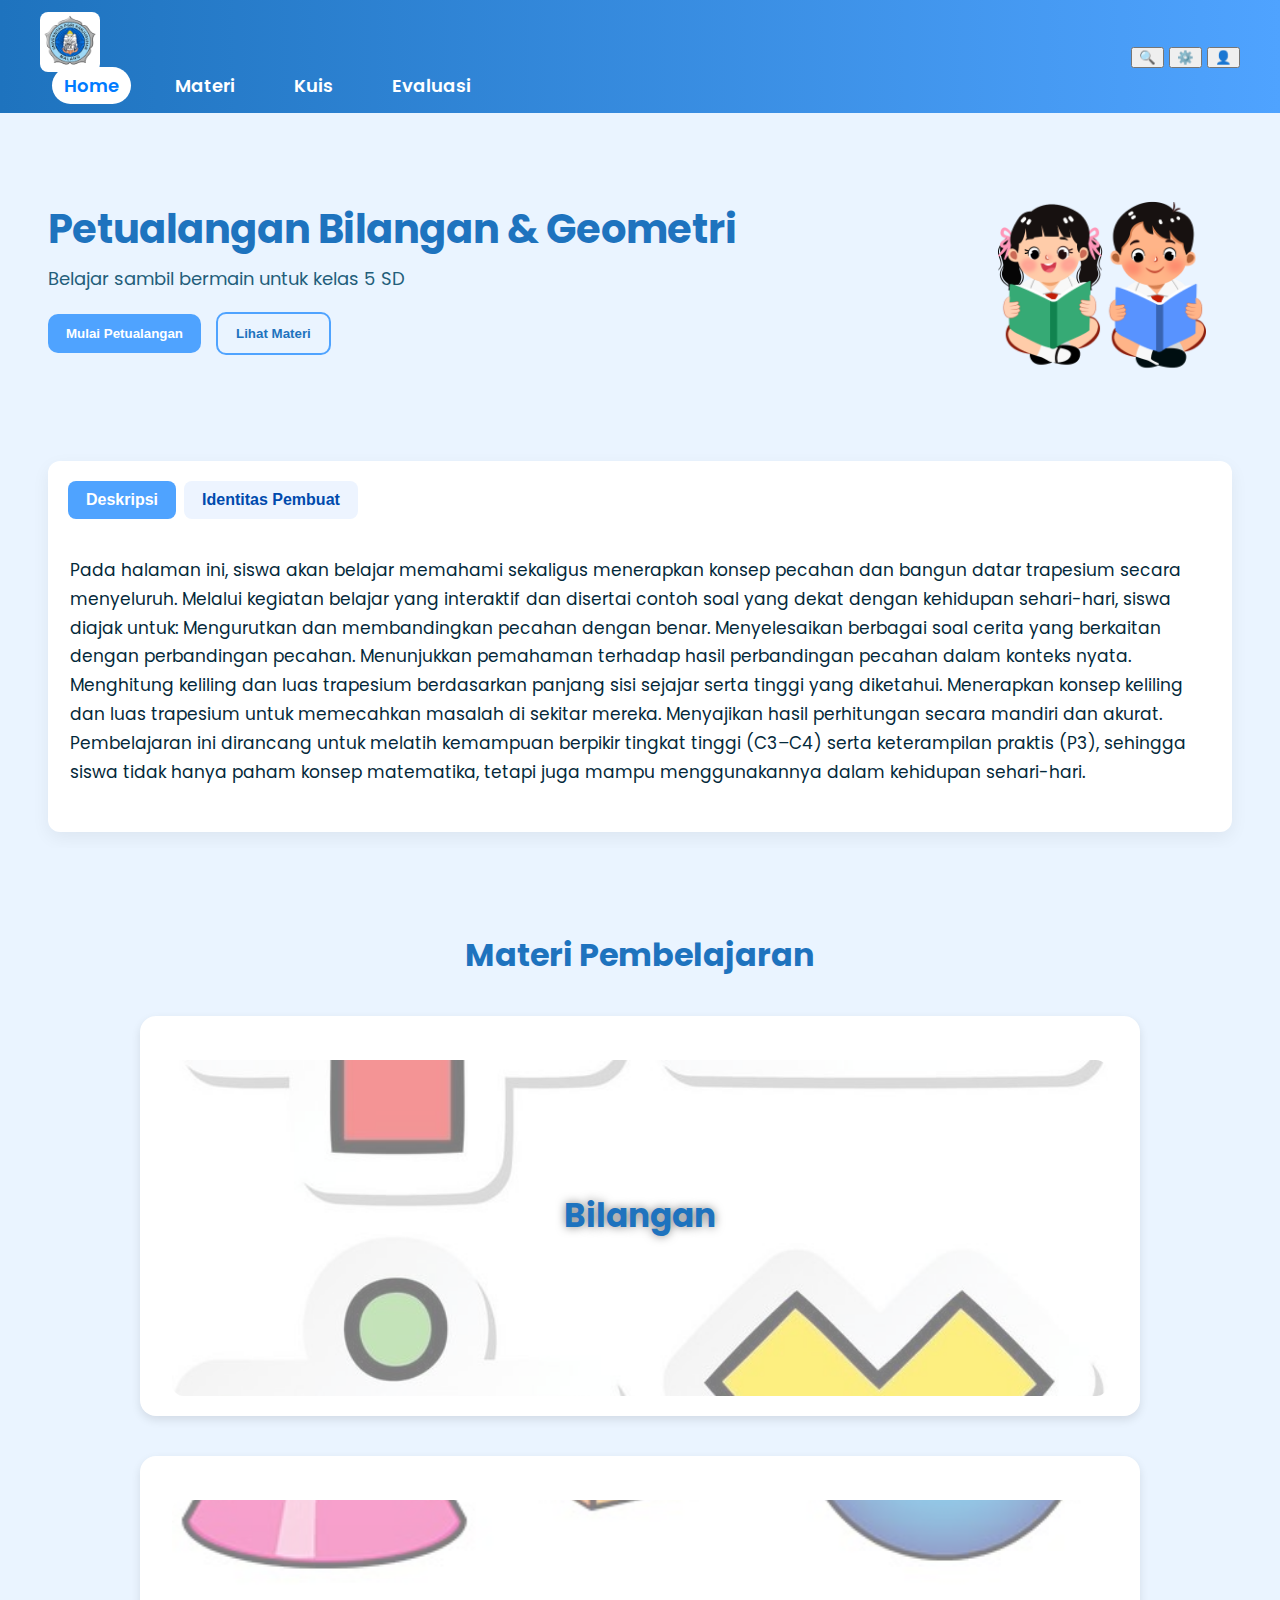
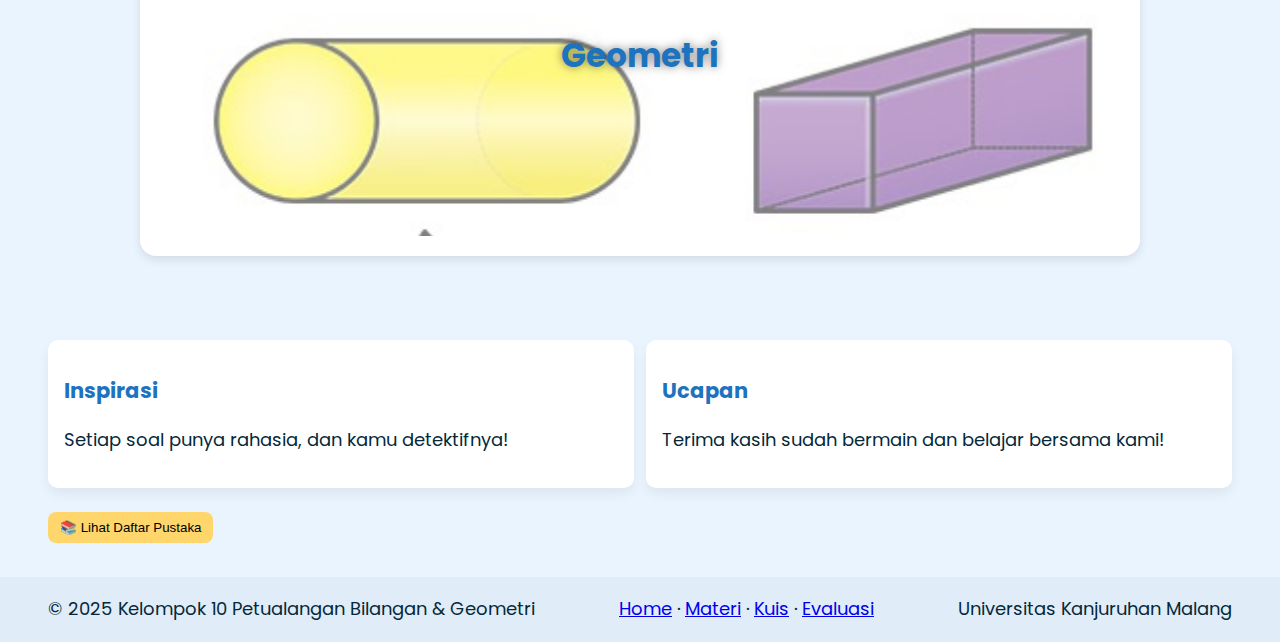
<file: index.html>
<DOCTYPE html>
<html lang="id">
<head>
  <meta charset="utf-8" />
  <title>Petualangan Bilangan dan Geometri</title>
  <link rel="stylesheet" href="css/style.css">
  <link href="https://fonts.googleapis.com/css2?family=Poppins:wght@400;500;600;700&display=swap" rel="stylesheet">

</head>

<header class="navbar">
  <div class="nav-left">
    <img src="images/logo.png" alt="logo" class="logo">
    <nav class="main-menu">
      <a class="active" href="#">Home</a>
      <a href="#materi">Materi</a>
      <a href="kuis.html">Kuis</a>
      <a href="evaluasi.html">Evaluasi</a>
    </nav>
  </div>
  <div class="nav-right">
    <button class="icon" id="searchBtn" title="Cari">🔍</button>
    <button class="icon" id="settingsBtn" title="Pengaturan">⚙️</button>
    <button class="icon" id="loginBtn" title="Masuk Siswa">👤</button>
  </div>
</header>

<!-- contoh login box -->
<div id="login-box" class="modal modal_hidden">
  <div class="modal-box">
    <h3>Login Siswa</h3>
    <label>Masukkan NIS</label>
    <input id="nis" type="text" placeholder="NIS/NIM">
    <div class="modal-actions">
      <button id="login-ok">Masuk</button>
      <button id="login-cancel">Batal</button>
    </div>
  </div>
</div>

    </div>
  </header>
  <!-- letakkan sapaan DI SINI -->
<div id="user-greeting" class="greeting" style="display:none;"></div>
<button id="logout-btn" class="logout-btn" style="display:none;">Keluar</button>

  <main>
    <!-- HERO -->
    <section class="hero">
      <div class="hero-left">
        <h1>Petualangan Bilangan & Geometri</h1>
        <p class="subtitle">Belajar sambil bermain untuk kelas 5 SD</p>
        <div class="hero-cta">
          <button onclick="startJourney()">Mulai Petualangan</button>
          <button onclick="scrollToMateri()">Lihat Materi</button>
        </div>
      </div>
      <div class="hero-right">
        <img src="images/hero.png" alt="hero" class="hero-img">
      </div>
    </section>
  
    <!-- TABS: Deskripsi | Identitas -->
    <section class="info-tabs">
      <div class="tabs">
        <script>
  // Fungsi untuk tab Deskripsi & Identitas
  const tabButtons = document.querySelectorAll(".tab");
  const tabContents = document.querySelectorAll(".tab-content");

  tabButtons.forEach((btn) => {
    btn.addEventListener("click", () => {
      // hapus aktif dari semua tab
      tabButtons.forEach((b) => b.classList.remove("active"));
      tabContents.forEach((content) => content.classList.add("hidden"));

      // aktifkan tab yang diklik
      btn.classList.add("active");
      const targetId = btn.dataset.tab;
      document.getElementById(targetId).classList.remove("hidden");
    });
  });
</script>

        <button class="tab active" data-tab="deskripsi">Deskripsi</button>
        <button class="tab" data-tab="identitas">Identitas Pembuat</button>
      </div>

      <div class="tab-content" id="deskripsi">
        <p>
         Pada halaman ini, siswa akan belajar memahami sekaligus menerapkan konsep pecahan dan bangun datar trapesium secara menyeluruh.
Melalui kegiatan belajar yang interaktif dan disertai contoh soal yang dekat dengan kehidupan sehari-hari, siswa diajak untuk:

Mengurutkan dan membandingkan pecahan dengan benar.

Menyelesaikan berbagai soal cerita yang berkaitan dengan perbandingan pecahan.

Menunjukkan pemahaman terhadap hasil perbandingan pecahan dalam konteks nyata.

Menghitung keliling dan luas trapesium berdasarkan panjang sisi sejajar serta tinggi yang diketahui.

Menerapkan konsep keliling dan luas trapesium untuk memecahkan masalah di sekitar mereka.

Menyajikan hasil perhitungan secara mandiri dan akurat.

Pembelajaran ini dirancang untuk melatih kemampuan berpikir tingkat tinggi (C3–C4) serta keterampilan praktis (P3), sehingga siswa tidak hanya paham konsep matematika, tetapi juga mampu menggunakannya dalam kehidupan sehari-hari.
        </p>
      </div>

      <div class="tab-content hidden" id="identitas">
        <div class="cards">
          <div class="card-person">
            <h4>Prisma Fajar Purnamahargi</h4>
            <p class="nim">230401140138</p>
          </div>
          <div class="card-person">
            <h4>Aminatus Zuhria</h4>
            <p class="nim">230401140137</p>
          </div>
          <div class="card-person">
            <h4>Fransiska Mita Yunarni</h4>
            <p class="nim">230401140146</p>
        </div>
      </div>
      </div>
    </section>

     <section id="materi" class="materi-landscape">
<section id="materi" class="materi-section">
  <h2>Materi Pembelajaran</h2>

  <div class="materi-container">
    <a href="materi-bilangan.html" class="materi-card">
      <img src="images/bilangan.jpg" alt="Bilangan" class="materi-img">
      <div class="materi-overlay"><h3>Bilangan</h3></div>
    </a>

    <a href="materi-geometri.html" class="materi-card">
      <img src="images/geometri.jpg" alt="Geometri" class="materi-img">
      <div class="materi-overlay"><h3>Geometri</h3></div>
    </a>
  </div>
</section>

    <!-- Inspirasi & Ucapan -->
    <section class="inspo-ucap">
      <div class="panel">
        <h3>Inspirasi</h3>
        <p>Setiap soal punya rahasia, dan kamu detektifnya!</p>
      </div>
      <div class="panel">
        <h3>Ucapan</h3>
        <p>Terima kasih sudah bermain dan belajar bersama kami!</p>
      </div>
    </section>

    <!-- Daftar Pustaka (collapsible) -->
    <section class="dapus">
      <button id="dapusToggle">📚 Lihat Daftar Pustaka</button>
      <div id="dapusContent" class="collapsed">
        <ul>
          <li>Kementerian Pendidikan, Kebudayaan, Riset, dan Teknologi Republik Indonesia. (n.d.). Buku Panduan Guru Matematika untuk SD/MI Kelas V [PDF]. Diakses dari https://static.buku.kemdikbud.go.id/content/pdf/bukuteks/kurikulum21/Matematika-BG-KLS-V.pdf Buku Kemdikbud</li>

         <li> Zenius. (n.d.). Rumus Trapesium – Jenis, Luas, Keliling, dan Contoh Soalnya. Diakses dari https://www.zenius.net/blog/rumus-trapesium-luas-keliling/Zenius+1</li>

          <li>(n.d.). Matematika Kelas 5 Bilangan Desimal (Rangkuman) | PDF. Diakses from https://share.google/jf2r8K27pJfzJZIfT</li>

          <li>(n.d.). YouTube video [Video]. Diakses from https://youtu.be/glzj6RdOtaE?si=iHZEVwVU6KvOBUgq</li>

         <li> (n.d.). YouTube video [Video]. Diakses from https://youtube.com/watch?v=Zdmrb2UwRXI&feature=shared</li>
          <!-- ganti dengan referensi aslinya nanti -->
        </ul>
      </div>
    </section>
  </main>

  <footer class="site-footer">
    <div class="footer-left">© 2025 Kelompok 10 Petualangan Bilangan & Geometri</div>
    <div class="footer-center">
      <a href="#">Home</a> · <a href="#materi">Materi</a> · <a href="#kuiz">Kuis</a> · <a href="#evaluasi">Evaluasi</a>
    </div>
    <div class="footer-right">Universitas Kanjuruhan Malang</div>
  </footer>

  <!-- simple modals -->
  <div id="modalLogin" class="modal hidden">
    <div class="modal-box">
      <h3>Login Siswa</h3>
      <p>Masukkan NIS</p>
      <input id="loginInput" placeholder="NIS" />
      <div class="modal-actions">
        <button onclick="doLogin()">Masuk</button>
        <button onclick="closeModal('modalLogin')">Batal</button>
      </div>
    </div>
  </div>

  <div id="modalSettings" class="modal hidden"> 
    <div class="modal-box">
      <h3>Pengaturan</h3>
      <label><input type="checkbox" id="toggleSound" checked /> Suara aktif</label><br>
      <label><input type="checkbox" id="toggleTheme" /> Mode gelap</label><br>
      <div class="modal-actions">
        <button onclick="closeModal('modalSettings')">Tutup</button>
      </div>
    </div>
  </div>

  <script>
  // ambil semua tautan menu
  const navLinks = document.querySelectorAll('.main-menu a');

  navLinks.forEach(link => {
    link.addEventListener('click', function() {
      // hapus class 'active' dari semua menu
      navLinks.forEach(l => l.classList.remove('active'));
      // tambahkan class 'active' ke menu yang diklik
      this.classList.add('active');
    });
  });
</script>

<script>
  // Fungsi untuk tab Deskripsi & Identitas
  document.addEventListener("DOMContentLoaded", () => {
    const tabButtons = document.querySelectorAll(".tab");
    const tabContents = document.querySelectorAll(".tab-content");

    tabButtons.forEach((btn) => {
      btn.addEventListener("click", () => {
        // hapus aktif dari semua tab
        tabButtons.forEach((b) => b.classList.remove("active"));
        tabContents.forEach((content) => content.classList.add("hidden"));

        // aktifkan tab yang diklik
        btn.classList.add("active");
        const targetId = btn.dataset.tab;
        document.getElementById(targetId).classList.remove("hidden");
      });
    });
  });
</script>

  <script src="js/style.js"></script>
</body>
</html>
</file>
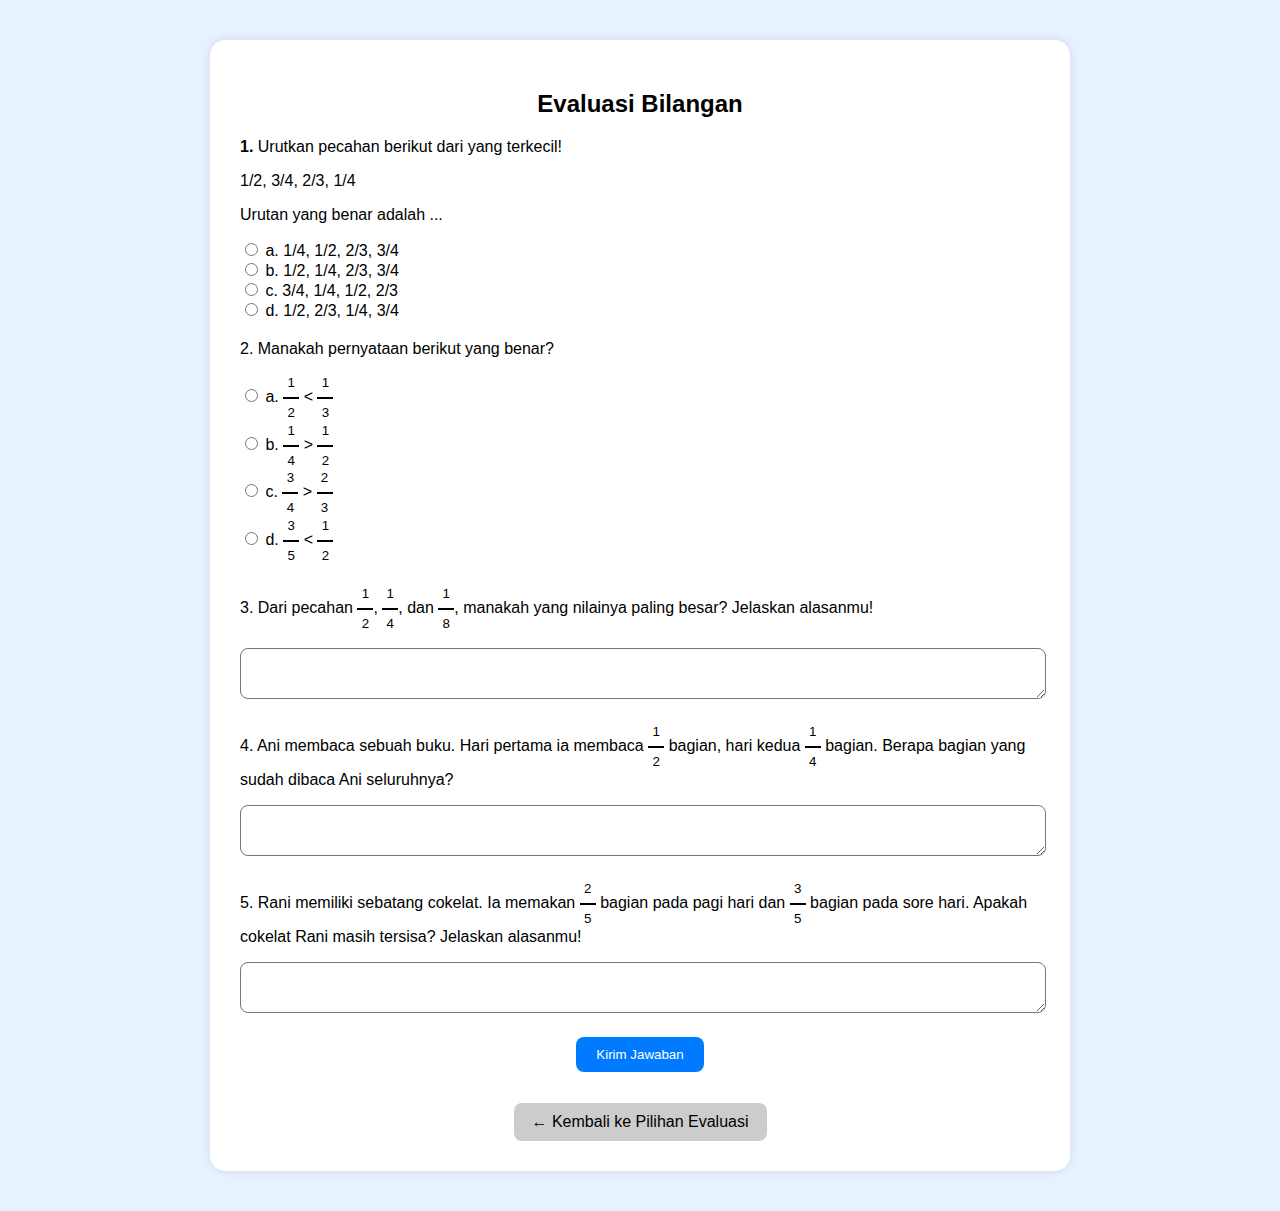
<file: evaluasi-bilangan.html>
<!DOCTYPE html>
<html lang="id">
<head>
  <meta charset="utf-8">
  <title>Evaluasi Bilangan</title>
  <style>
    body {
      font-family: 'Poppins', sans-serif;
      background-color: #e8f1ff;
      text-align: center;
    }
    .container {
      max-width: 800px;
      margin: 40px auto;
      padding: 30px;
      background: white;
      border-radius: 15px;
      box-shadow: 0 0 10px rgba(0,0,0,0.1);
    }
    .soal {
      text-align: left;
      margin: 20px 0;
      font-size: 16px;
    }
    button {
      background: #007BFF;
      color: white;
      padding: 10px 20px;
      border: none;
      border-radius: 8px;
      cursor: pointer;
    }
    button:hover {
      background: #005fcc;
    }
    .kembali {
      background: #ccc;
      color: #000;
      text-decoration: none;
      padding: 10px 18px;
      border-radius: 8px;
      display: inline-block;
      margin-top: 15px;
    }
    .fraction {
      display: inline-block;
      vertical-align: middle;
      text-align: center;
      line-height: 1.1em;
    }
    .fraction > span {
      display: block;
      border-top: 2px solid #000;
      margin: 0 auto;
      width: 1em;
    }
  </style>
</head>
<body>
  <div class="container">
    <h2>Evaluasi Bilangan</h2>
    <form id="formBilangan">
<div class="soal">
  <p><b>1.</b> Urutkan pecahan berikut dari yang terkecil!</p>
  <p>1/2, 3/4, 2/3, 1/4</p>

  <p>Urutan yang benar adalah ...</p>

  <label><input type="radio" name="soal1" value="a"> a. 1/4, 1/2, 2/3, 3/4</label><br>
  <label><input type="radio" name="soal1" value="b"> b. 1/2, 1/4, 2/3, 3/4</label><br>
  <label><input type="radio" name="soal1" value="c"> c. 3/4, 1/4, 1/2, 2/3</label><br>
  <label><input type="radio" name="soal1" value="d"> d. 1/2, 2/3, 1/4, 3/4</label>
</div>
      <div class="soal">
        <p>2. Manakah pernyataan berikut yang benar?</p>
        <label><input type="radio" name="q2" value="a"> a.
          <span class="fraction"><sup>1</sup><span></span><sub>2</sub></span> &lt;
          <span class="fraction"><sup>1</sup><span></span><sub>3</sub></span>
        </label><br>
        <label><input type="radio" name="q2" value="b"> b.
          <span class="fraction"><sup>1</sup><span></span><sub>4</sub></span> &gt;
          <span class="fraction"><sup>1</sup><span></span><sub>2</sub></span>
        </label><br>
        <label><input type="radio" name="q2" value="c"> c.
          <span class="fraction"><sup>3</sup><span></span><sub>4</sub></span> &gt;
          <span class="fraction"><sup>2</sup><span></span><sub>3</sub></span>
        </label><br>
        <label><input type="radio" name="q2" value="d"> d.
          <span class="fraction"><sup>3</sup><span></span><sub>5</sub></span> &lt;
          <span class="fraction"><sup>1</sup><span></span><sub>2</sub></span>
        </label>
      </div>

      <div class="soal">
        <p>3. Dari pecahan
          <span class="fraction"><sup>1</sup><span></span><sub>2</sub></span>,
          <span class="fraction"><sup>1</sup><span></span><sub>4</sub></span>, dan
          <span class="fraction"><sup>1</sup><span></span><sub>8</sub></span>,
          manakah yang nilainya paling besar? Jelaskan alasanmu!</p>
        <textarea name="q3" rows="3" style="width:100%;border-radius:8px;"></textarea>
      </div>

      <div class="soal">
        <p>4. Ani membaca sebuah buku. Hari pertama ia membaca
          <span class="fraction"><sup>1</sup><span></span><sub>2</sub></span> bagian,
          hari kedua
          <span class="fraction"><sup>1</sup><span></span><sub>4</sub></span> bagian.
          Berapa bagian yang sudah dibaca Ani seluruhnya?</p>
        <textarea name="q4" rows="3" style="width:100%;border-radius:8px;"></textarea>
      </div>

      <div class="soal">
        <p>5. Rani memiliki sebatang cokelat. Ia memakan
          <span class="fraction"><sup>2</sup><span></span><sub>5</sub></span> bagian
          pada pagi hari dan
          <span class="fraction"><sup>3</sup><span></span><sub>5</sub></span> bagian
          pada sore hari. Apakah cokelat Rani masih tersisa? Jelaskan alasanmu!</p>
        <textarea name="q5" rows="3" style="width:100%;border-radius:8px;"></textarea>
      </div>

      <button type="button" onclick="cekNilai()">Kirim Jawaban</button>
    </form>

    <p id="hasil"></p>
    <a href="evaluasi.html" class="kembali">← Kembali ke Pilihan Evaluasi</a>
  </div>

  <script>
    function cekNilai() {
      let skor = 0;
      const kunci = { q1: "a", q2: "c" };
      const total = Object.keys(kunci).length;
      for (let k in kunci) {
        const pilih = document.querySelector(`input[name="${k}"]:checked`);
        if (pilih && pilih.value === kunci[k]) skor++;
      }
      const nilai = Math.round((skor / total) * 100);
      document.getElementById("hasil").innerText = `Nilai pilihan ganda kamu: ${nilai}`;
    }
  </script>
  <script>
function hitungNilai() {
  let nilai = 0;
  let total = 5; // total 5 soal

  // pilihan ganda
  if (document.querySelector('input[name="soal1"]:checked')?.value === "a") nilai++;
  if (document.querySelector('input[name="soal2"]:checked')?.value === "d") nilai++;

  // isian (soal 3–5)
  const jawaban3 = document.getElementById("jawaban3").value.trim().toLowerCase();
  const jawaban4 = document.getElementById("jawaban4").value.trim().toLowerCase();
  const jawaban5 = document.getElementById("jawaban5").value.trim().toLowerCase();

  if (jawaban3.includes("1/2")) nilai++;
  if (jawaban4.includes("3/4")) nilai++;
  if (jawaban5.includes("tidak") || jawaban5.includes("0")) nilai++;

  const skor = (nilai / total) * 100;
  document.getElementById("hasilNilai").innerText = `Nilai kamu: ${skor}`;
}
</script>
<p id="hasilNilai" style="text-align:center; font-weight:bold;"></p>

</body>
</html>
</file>
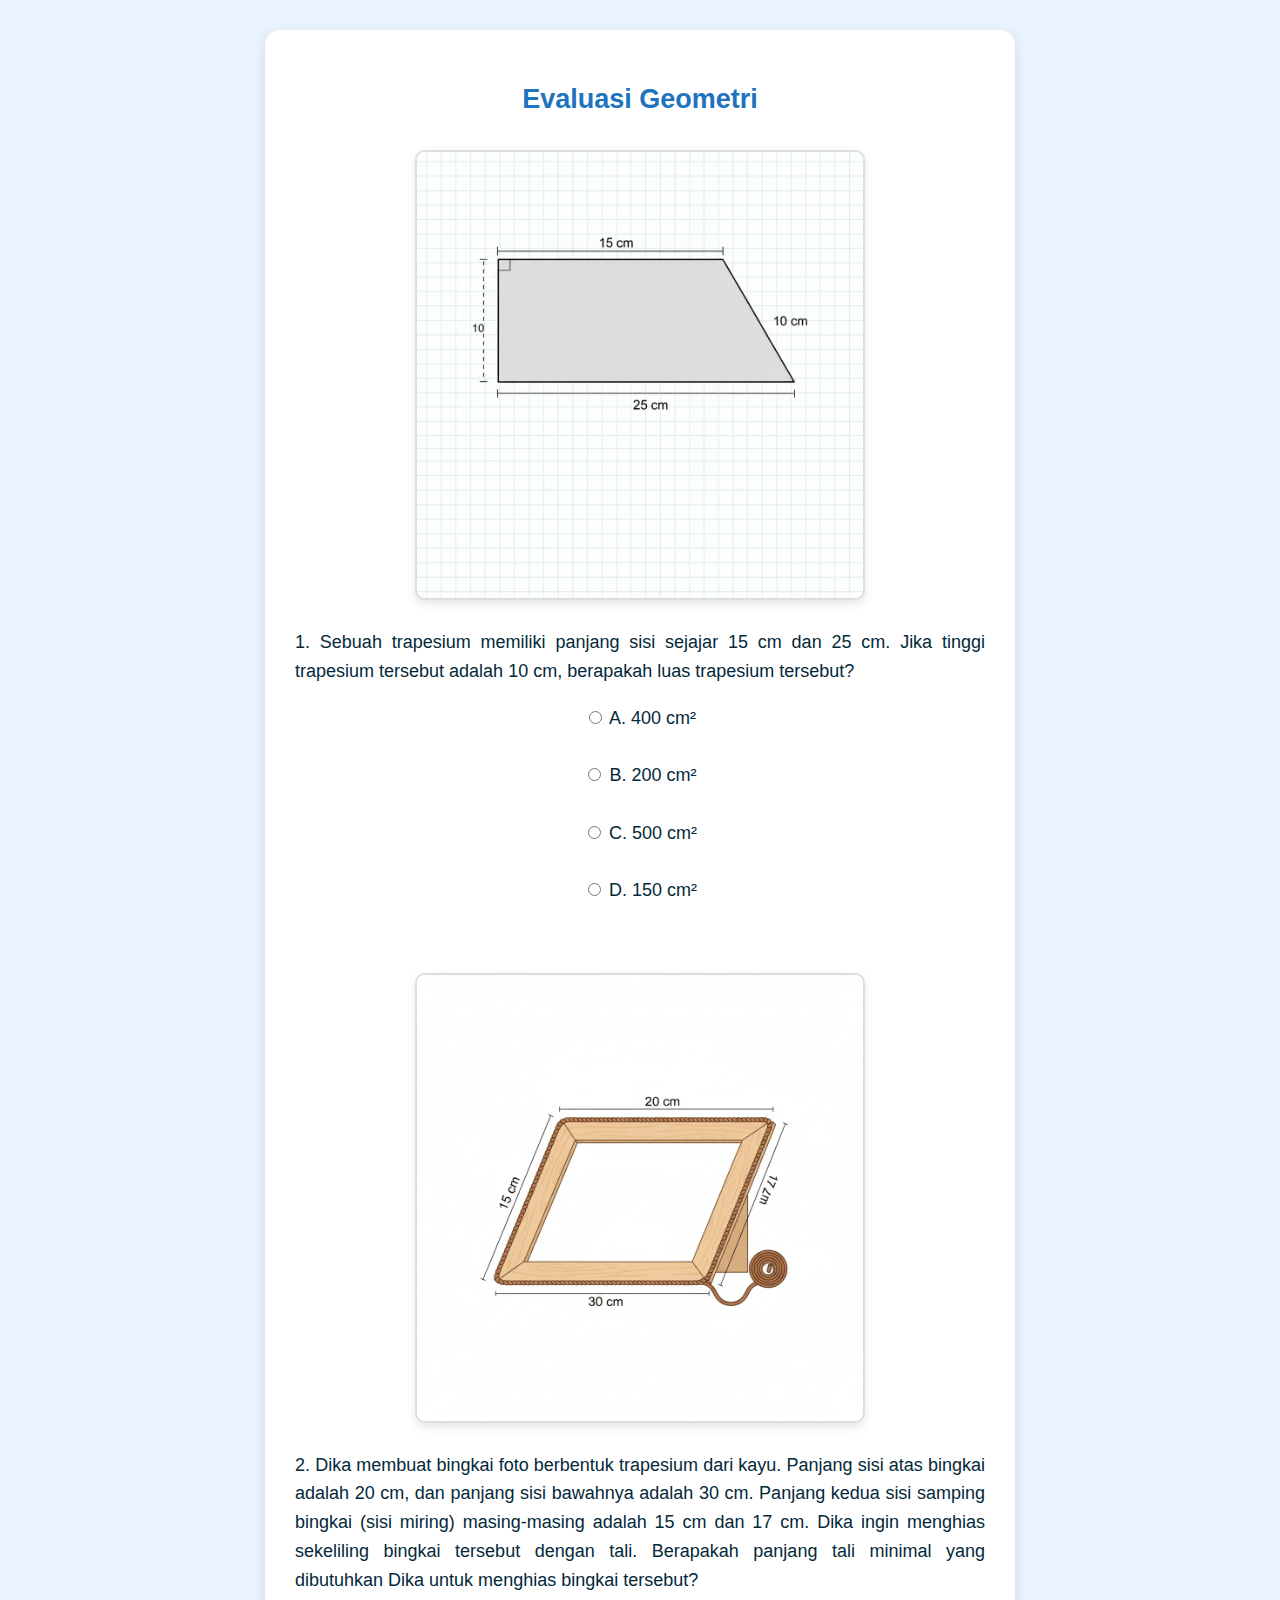
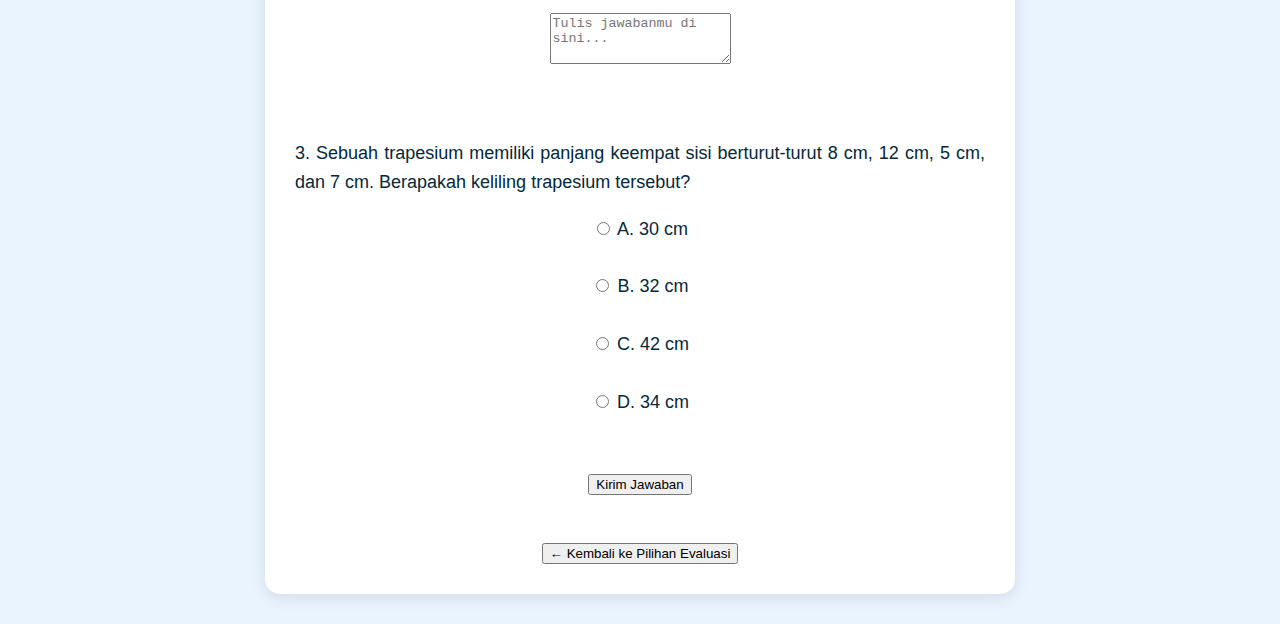
<file: evaluasi-geometri.html>
<!DOCTYPE html>
<html lang="id">
<head>
  <meta charset="UTF-8">
  <meta name="viewport" content="width=device-width, initial-scale=1.0">
  <title>Evaluasi Geometri</title>
  <link rel="stylesheet" href="css/style.css">
  <style>
    .gambar-soal {
      display: block;
      width: 80%;
      max-width: 450px;
      margin: 10px auto;
      border: 2px solid #ddd;
      border-radius: 10px;
      background-color: #fafafa;
      box-shadow: 0 4px 10px rgba(0,0,0,0.1);
    }
  </style>
</head>
<body>
  <main style="text-align:center; padding:30px;">
    <div class="materi-detail-card" style="max-width:750px; margin:auto;">
      <h2>Evaluasi Geometri</h2>

      <!-- Soal 1 -->
      <img src="images/eval-geo1.jpg" alt="Pembahasan Luas Trapesium" class="gambar-soal">
      <p style="text-align:justify;">
        1. Sebuah trapesium memiliki panjang sisi sejajar 15 cm dan 25 cm. Jika tinggi trapesium tersebut adalah 10 cm, berapakah luas trapesium tersebut?
      </p>
      <label><input type="radio" name="q1" value="a"> A. 400 cm²</label><br>
      <label><input type="radio" name="q1" value="b"> B. 200 cm²</label><br>
      <label><input type="radio" name="q1" value="c"> C. 500 cm²</label><br>
      <label><input type="radio" name="q1" value="d"> D. 150 cm²</label><br><br>

      <!-- Soal 2 -->
      <img src="images/keliling-trapesium1.jpg" alt="Pembahasan Bingkai Trapesium" class="gambar-soal">
      <p style="text-align:justify;">
        2. Dika membuat bingkai foto berbentuk trapesium dari kayu. Panjang sisi atas bingkai adalah 20 cm, dan panjang sisi bawahnya adalah 30 cm. Panjang kedua sisi samping bingkai (sisi miring) masing-masing adalah 15 cm dan 17 cm.
        Dika ingin menghias sekeliling bingkai tersebut dengan tali. Berapakah panjang tali minimal yang dibutuhkan Dika untuk menghias bingkai tersebut?
      </p>
      <textarea id="q2" rows="3" placeholder="Tulis jawabanmu di sini..."></textarea><br><br>

      <!-- Soal 3 -->
      <p style="text-align:justify;">
        3. Sebuah trapesium memiliki panjang keempat sisi berturut-turut 8 cm, 12 cm, 5 cm, dan 7 cm. Berapakah keliling trapesium tersebut?
      </p>
      <label><input type="radio" name="q3" value="a"> A. 30 cm</label><br>
      <label><input type="radio" name="q3" value="b"> B. 32 cm</label><br>
      <label><input type="radio" name="q3" value="c"> C. 42 cm</label><br>
      <label><input type="radio" name="q3" value="d"> D. 34 cm</label><br><br>

      <button onclick="kirimJawabanGeo()">Kirim Jawaban</button>
      <p id="hasil-nilai" style="margin-top:20px; font-weight:bold;"></p>

      <button onclick="window.location.href='evaluasi.html'" style="margin-top:10px;">← Kembali ke Pilihan Evaluasi</button>
    </div>
  </main>

  <script>
    function kirimJawabanGeo() {
      let score = 0;

      // kunci jawaban pilihan ganda
      const kunciPG = {
        q1: "a",
        q3: "b"
      };

      for (let key in kunciPG) {
        const jawaban = document.querySelector(`input[name="${key}"]:checked`);
        if (jawaban && jawaban.value === kunciPG[key]) {
          score += 10;
        }
      }

      // soal isian (no 2)
      const j2 = document.getElementById("q2").value.trim().toLowerCase();
      if (j2.includes("82")) score += 10;

      document.getElementById("hasil-nilai").innerText = "Nilai kamu: " + score + " dari 30";
    }
  </script>
</body>
</html>
</file>
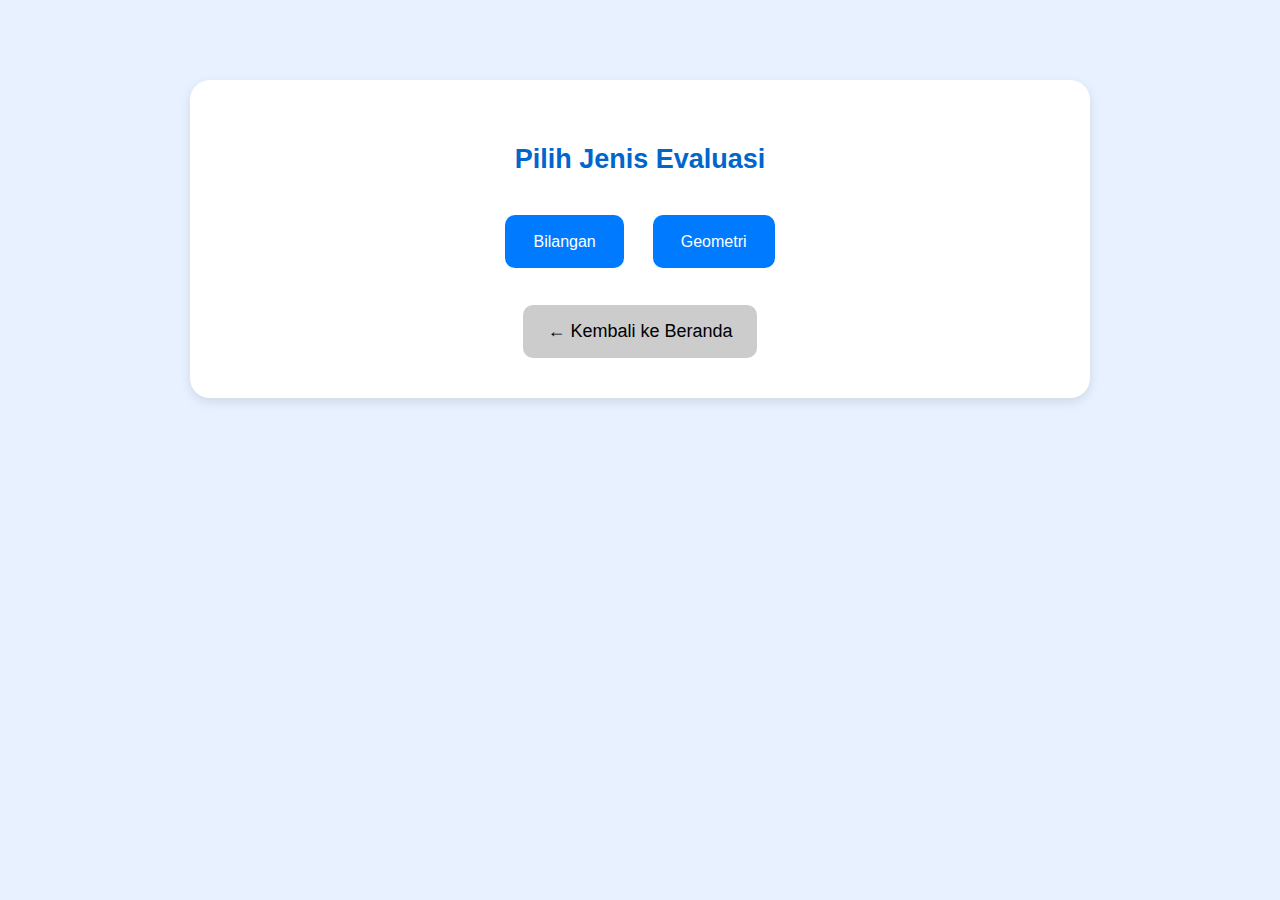
<file: evaluasi.html>
<!DOCTYPE html>
<html lang="id">
<head>
  <meta charset="utf-8">
  <title>Evaluasi</title>
  <link rel="stylesheet" href="css/style.css">
  <style>
    body {
      font-family:'Poppins',sans-serif;
      background-color:#e8f1ff;
      text-align:center;
    }
    .container {
      max-width:900px;          /* dari 700 jadi 900px */
      margin:80px auto;         /* biar benar-benar di tengah */
      padding:40px 30px;
      background:white;
      border-radius:20px;
      box-shadow:0 4px 12px rgba(0,0,0,0.1);
    }
    h2 {color:#0066cc;margin-bottom:25px;}
    a.btn {
      display:inline-block;
      background:#007BFF;
      color:white;
      padding:14px 28px;
      border-radius:10px;
      text-decoration:none;
      font-size:16px;
      margin:12px;
      transition:0.3s;
    }
    a.btn:hover {background:#005fcc;}
    .back-btn {
      background:#ccc;
      color:#000;
      text-decoration:none;
      padding:12px 24px;
      border-radius:10px;
      display:inline-block;
      margin-top:25px;
    }
    .back-btn:hover {background:#aaa;}
  </style>
</head>
<body>
  <div class="container">
    <h2>Pilih Jenis Evaluasi</h2>
    <a href="evaluasi-bilangan.html" class="btn">Bilangan</a>
    <a href="evaluasi-geometri.html" class="btn">Geometri</a><br>
    <a href="index.html" class="back-btn">← Kembali ke Beranda</a>
  </div>
</body>
</html>
</file>
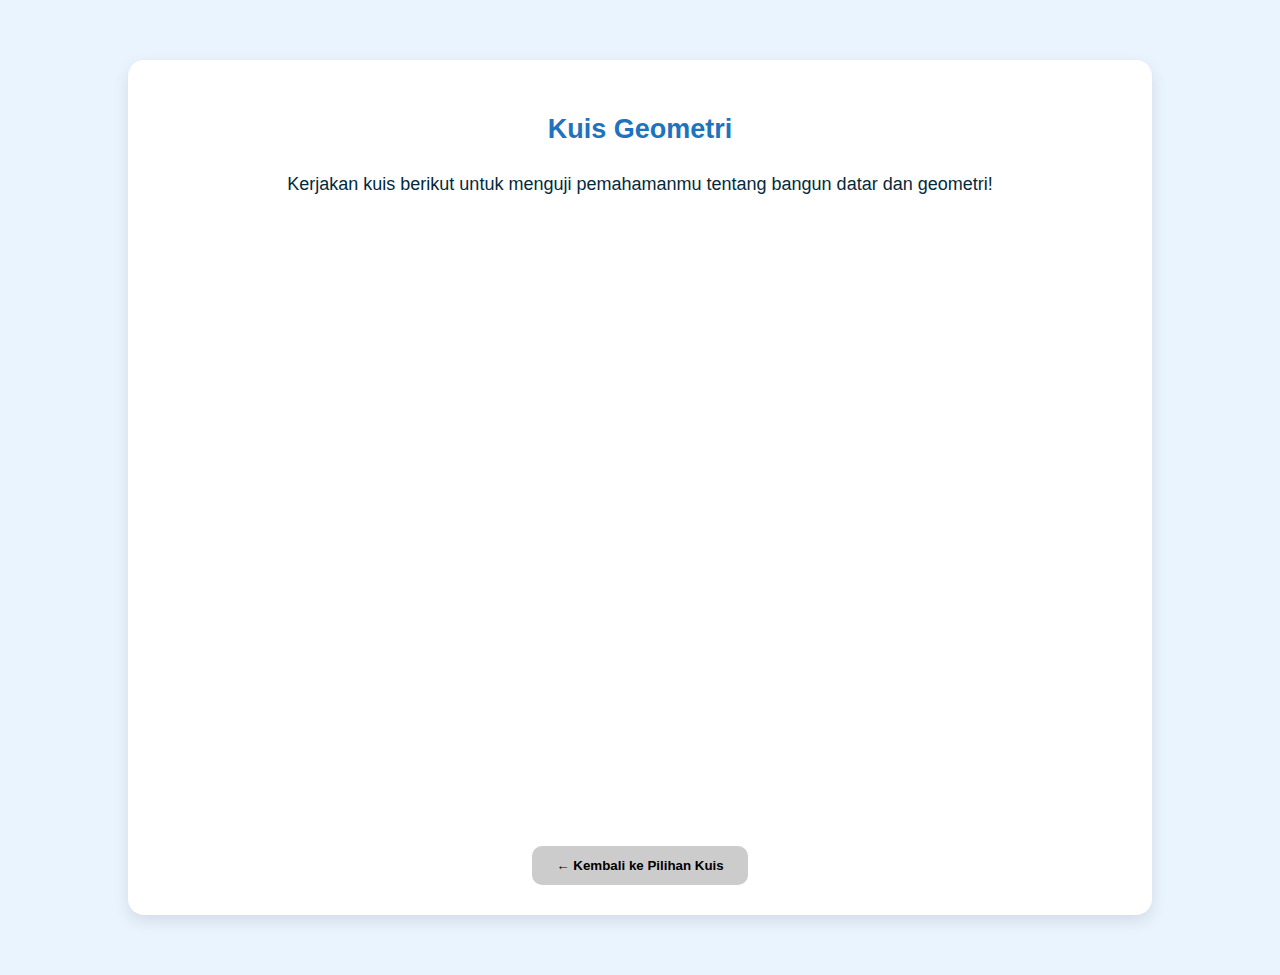
<file: kuis-geometri.html>
<!DOCTYPE html>
<html lang="id">
<head>
  <meta charset="UTF-8" />
  <meta name="viewport" content="width=device-width, initial-scale=1.0" />
  <title>Kuis Geometri</title>
  <link rel="stylesheet" href="css/style.css">
  <style>
    .quiz-container {
      background: #fff;
      width: 80%;
      margin: 60px auto;
      padding: 30px;
      border-radius: 16px;
      box-shadow: 0 6px 16px rgba(0, 0, 0, 0.1);
      text-align: center;
    }

    iframe {
      width: 100%;
      height: 600px;
      border: none;
      border-radius: 12px;
    }

    .btn-kembali {
      background: #ccc;
      border: none;
      padding: 12px 24px;
      border-radius: 10px;
      font-weight: 600;
      cursor: pointer;
      transition: 0.3s;
      margin-top: 20px;
    }

    .btn-kembali:hover {
      background: #999;
      color: white;
    }
  </style>
</head>
<body>
  <main class="quiz-container">
    <h2>Kuis Geometri</h2>
    <p>Kerjakan kuis berikut untuk menguji pemahamanmu tentang bangun datar dan geometri!</p>

    <iframe 
      src="https://wayground.com/join/quiz/6913307cd24b6866956e997d/start?studentShare=true" 
      allowfullscreen>
    </iframe>

    <br>
    <button class="btn-kembali" onclick="window.location.href='kuis.html'">← Kembali ke Pilihan Kuis</button>
  </main>
</body>
</html>
</file>
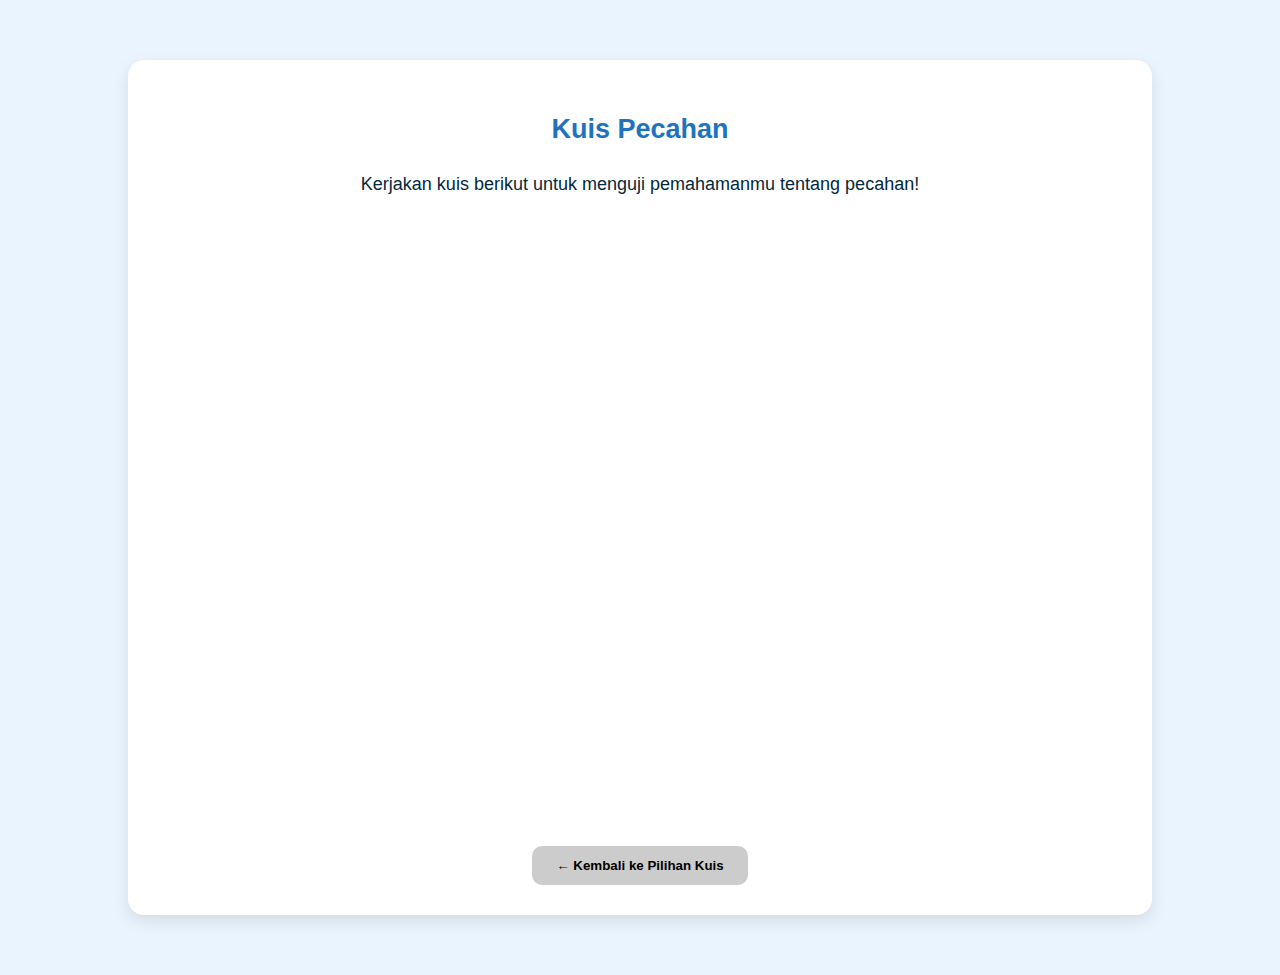
<file: kuis-pecahan.html>
<!DOCTYPE html>
<html lang="id">
<head>
  <meta charset="UTF-8" />
  <meta name="viewport" content="width=device-width, initial-scale=1.0" />
  <title>Kuis Pecahan</title>
  <link rel="stylesheet" href="css/style.css">
  <style>
    .quiz-container {
      background: #fff;
      width: 80%;
      margin: 60px auto;
      padding: 30px;
      border-radius: 16px;
      box-shadow: 0 6px 16px rgba(0, 0, 0, 0.1);
      text-align: center;
    }

    iframe {
      width: 100%;
      height: 600px;
      border: none;
      border-radius: 12px;
    }

    .btn-kembali {
      background: #ccc;
      border: none;
      padding: 12px 24px;
      border-radius: 10px;
      font-weight: 600;
      cursor: pointer;
      transition: 0.3s;
      margin-top: 20px;
    }

    .btn-kembali:hover {
      background: #999;
      color: white;
    }
  </style>
</head>
<body>
  <main class="quiz-container">
    <h2>Kuis Pecahan</h2>
    <p>Kerjakan kuis berikut untuk menguji pemahamanmu tentang pecahan!</p>

    <iframe 
      src="https://wayground.com/join/quiz/69132c278ca023c2dc4aac33/start?studentShare=true" 
      allowfullscreen>
    </iframe>

    <br>
    <button class="btn-kembali" onclick="window.location.href='kuis.html'">← Kembali ke Pilihan Kuis</button>
  </main>
</body>
</html>
</file>
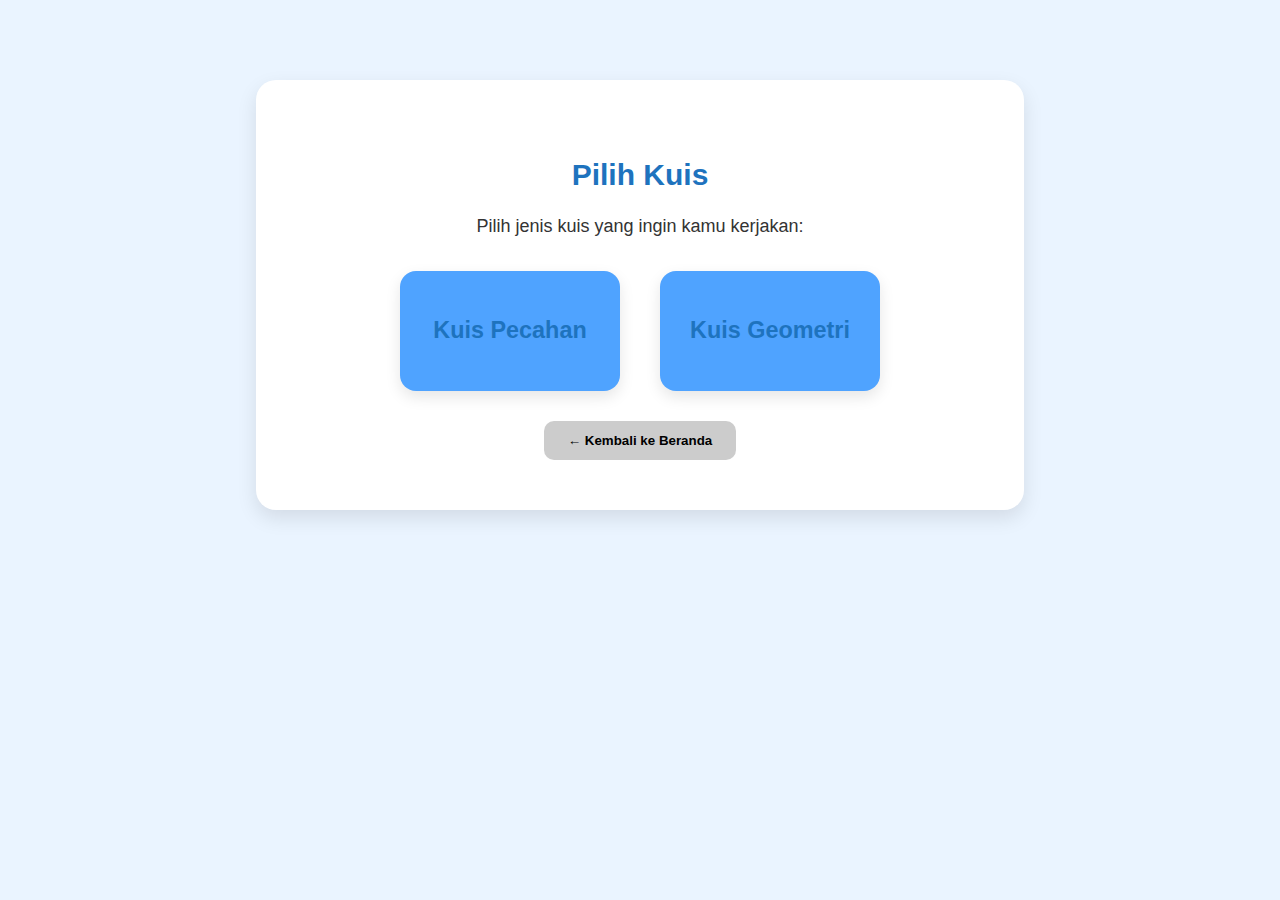
<file: kuis.html>
<!DOCTYPE html>
<html lang="id">
<head>
  <meta charset="UTF-8" />
  <meta name="viewport" content="width=device-width, initial-scale=1.0" />
  <title>Pilih Kuis</title>
  <link rel="stylesheet" href="css/style.css">
</head>

<body>
  <main class="kuis-container">
    <h2>Pilih Kuis</h2>
    <p>Pilih jenis kuis yang ingin kamu kerjakan:</p>

    <div class="kuis-grid">
      <a href="kuis-pecahan.html" class="kuis-card">
        <h3>Kuis Pecahan</h3>
      </a>
      <a href="kuis-geometri.html" class="kuis-card">
        <h3>Kuis Geometri</h3>
      </a>
    </div>

    <button class="btn-kembali" onclick="window.location.href='index.html'">← Kembali ke Beranda</button>
  </main>
</body>
</html>
</file>
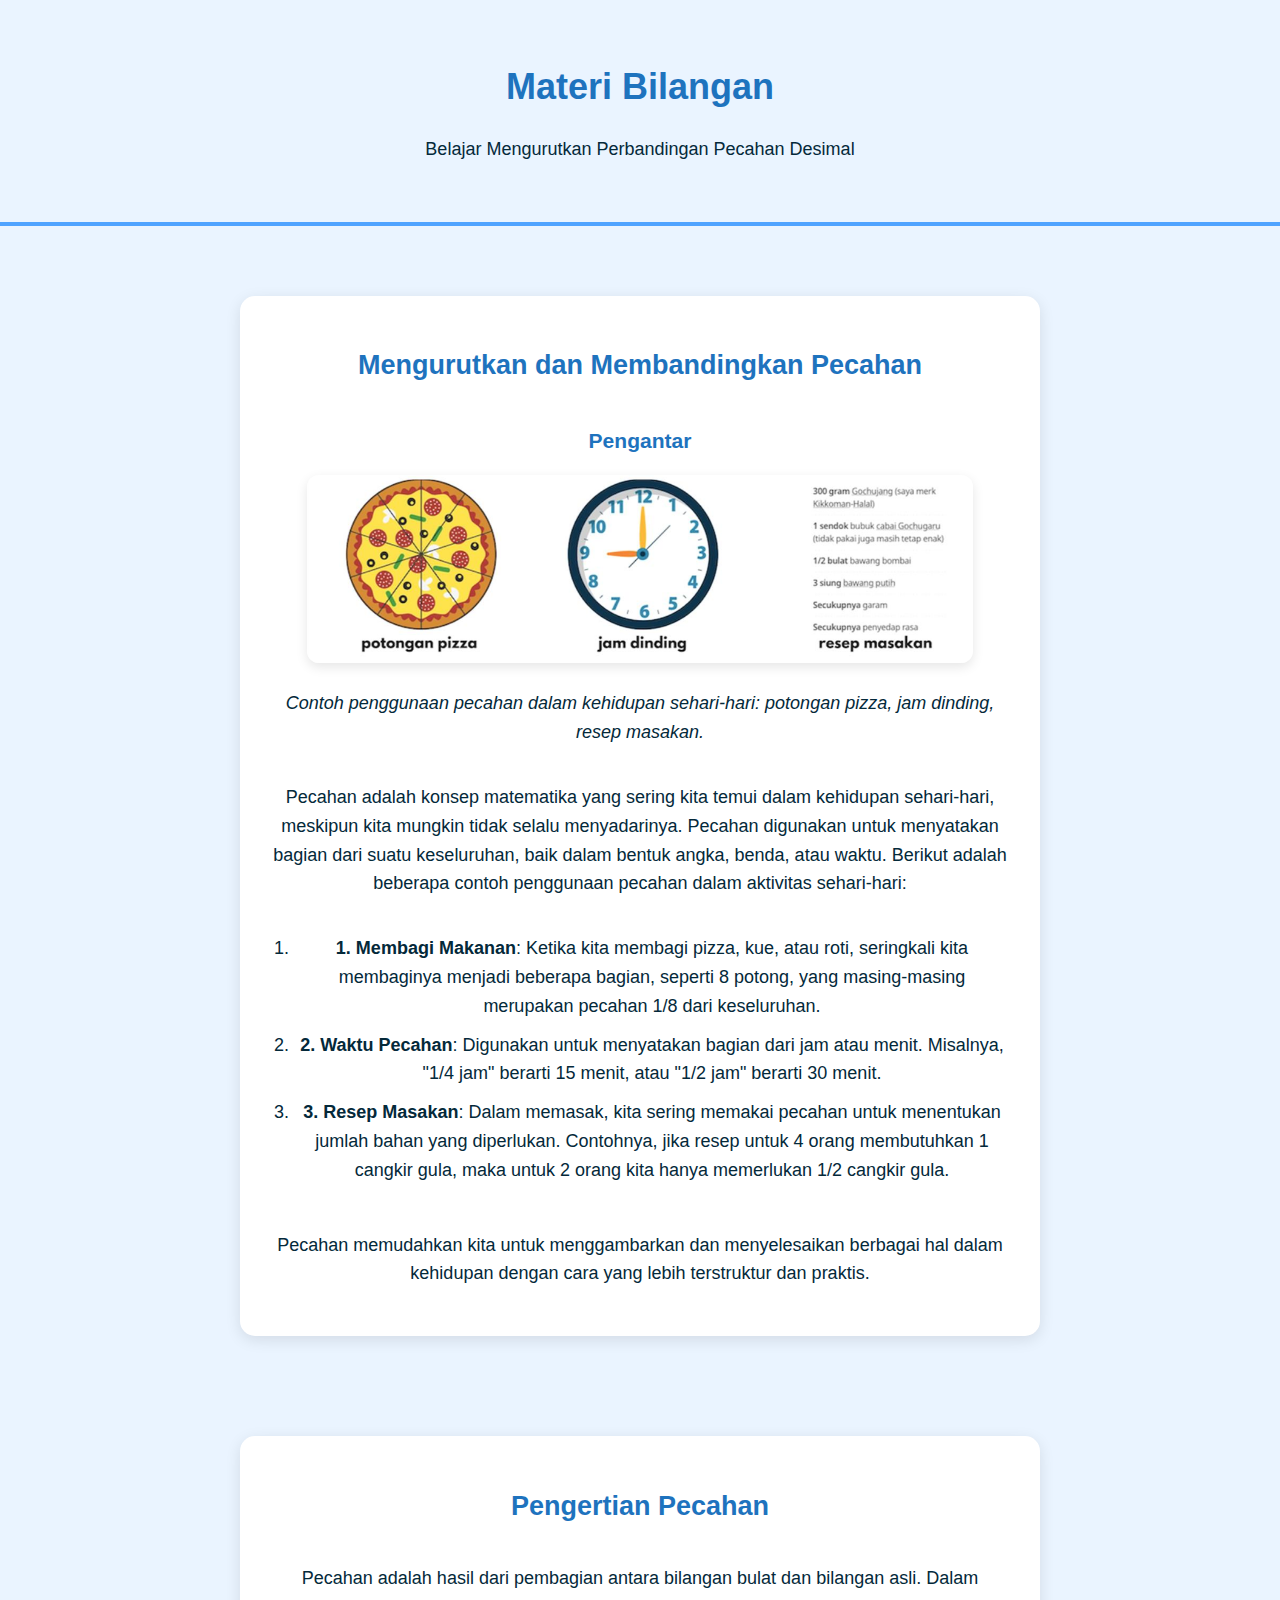
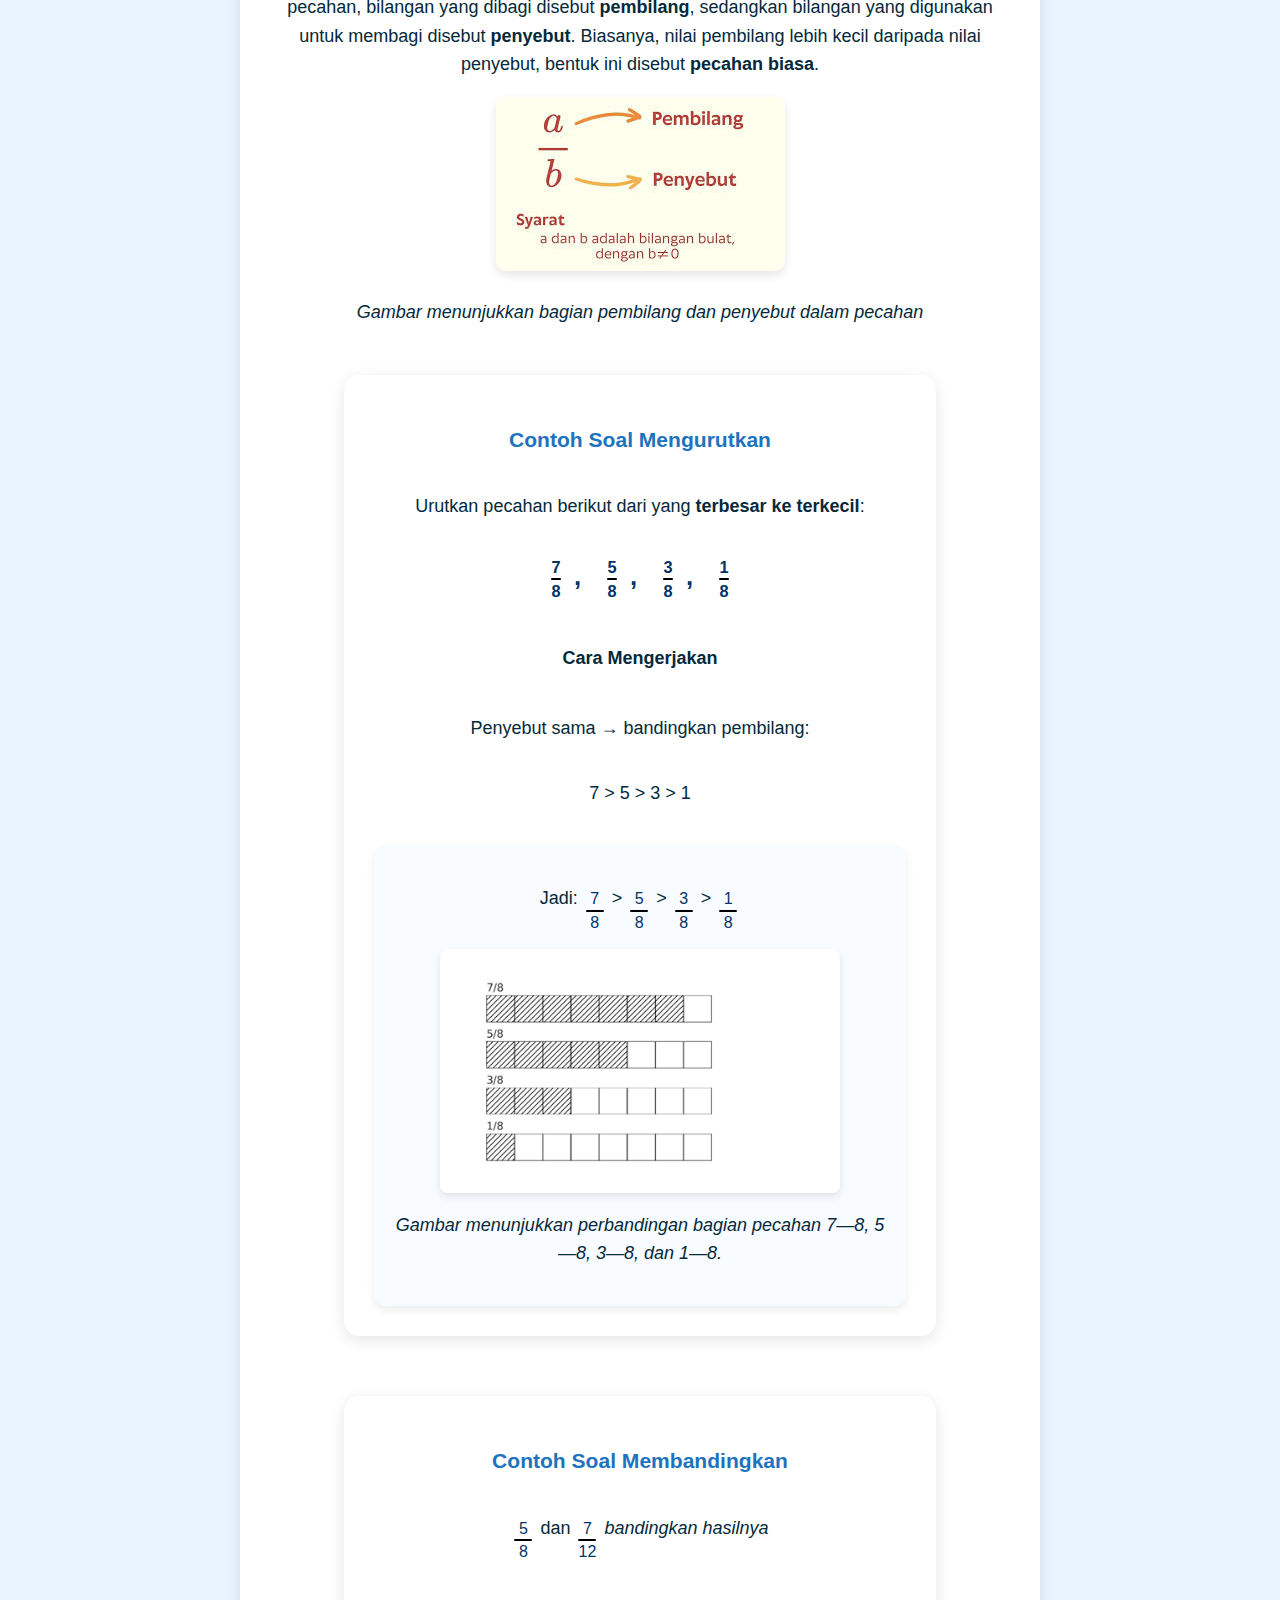
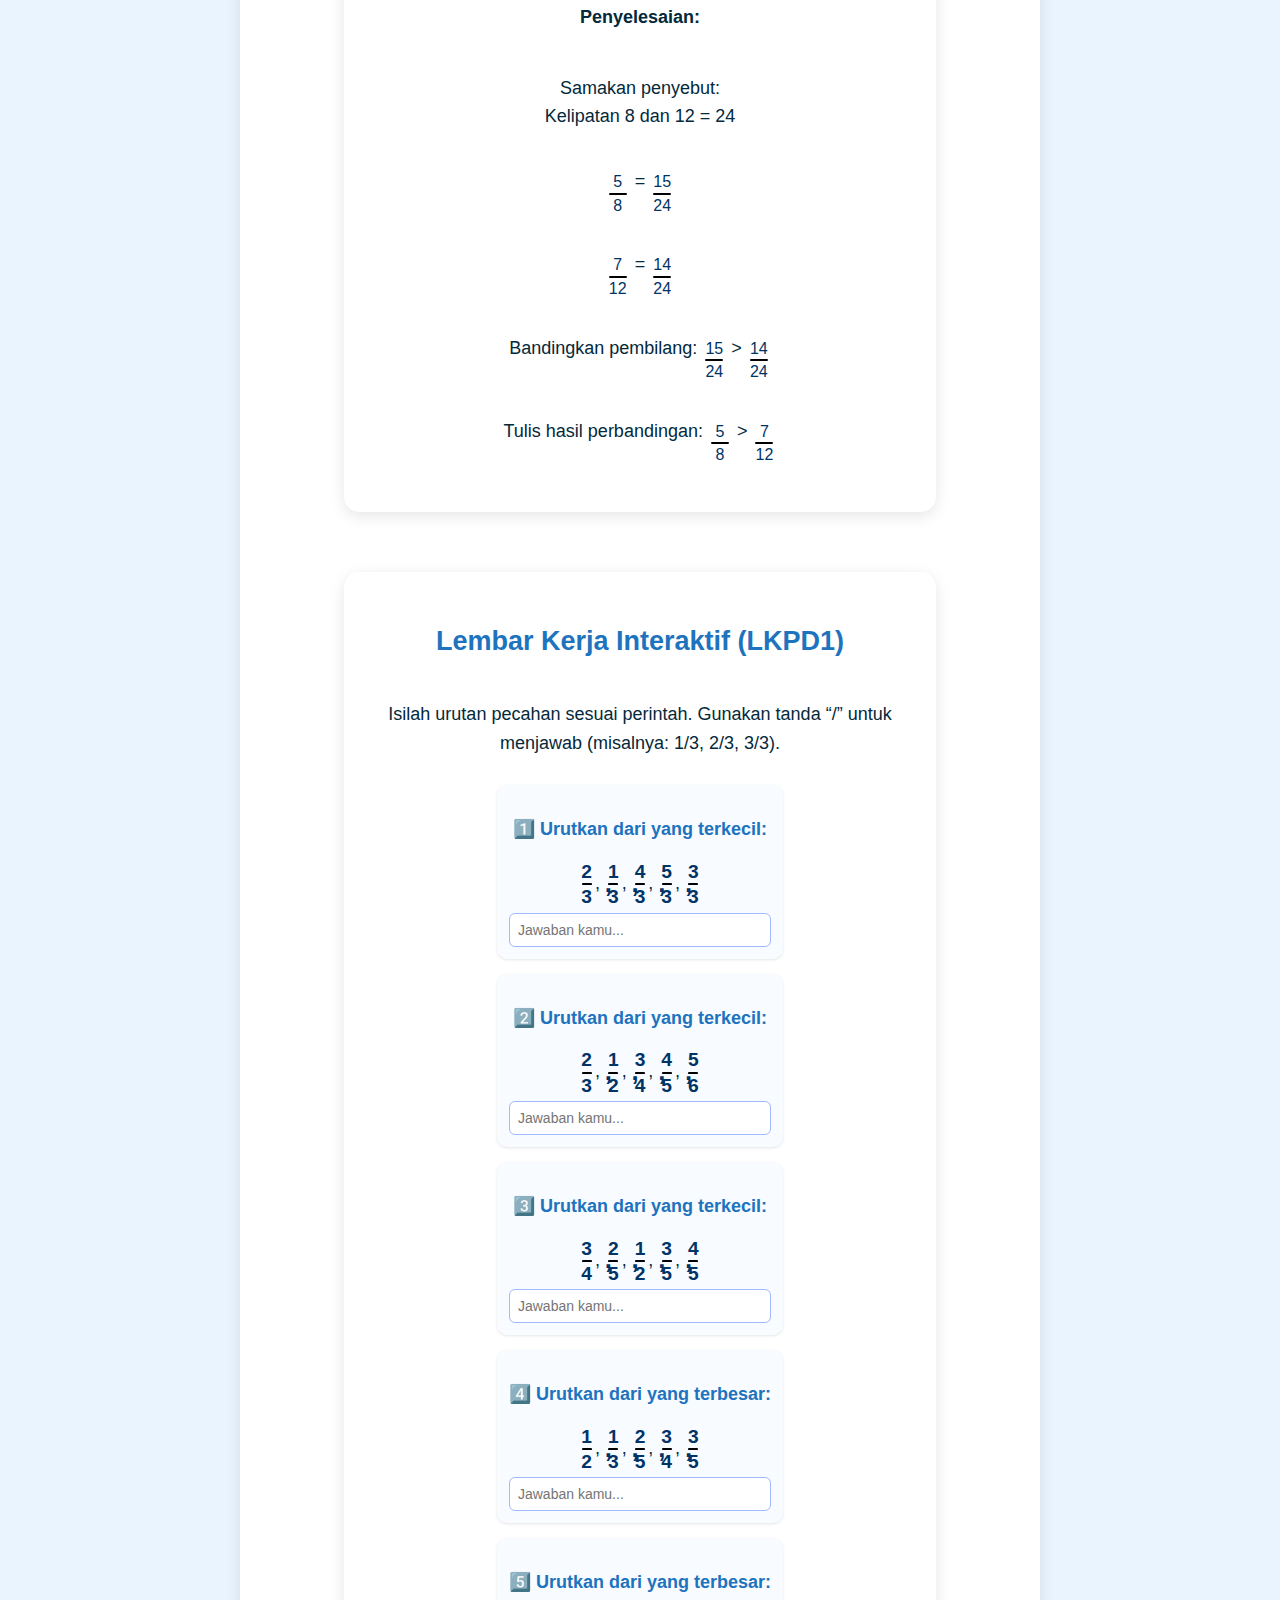
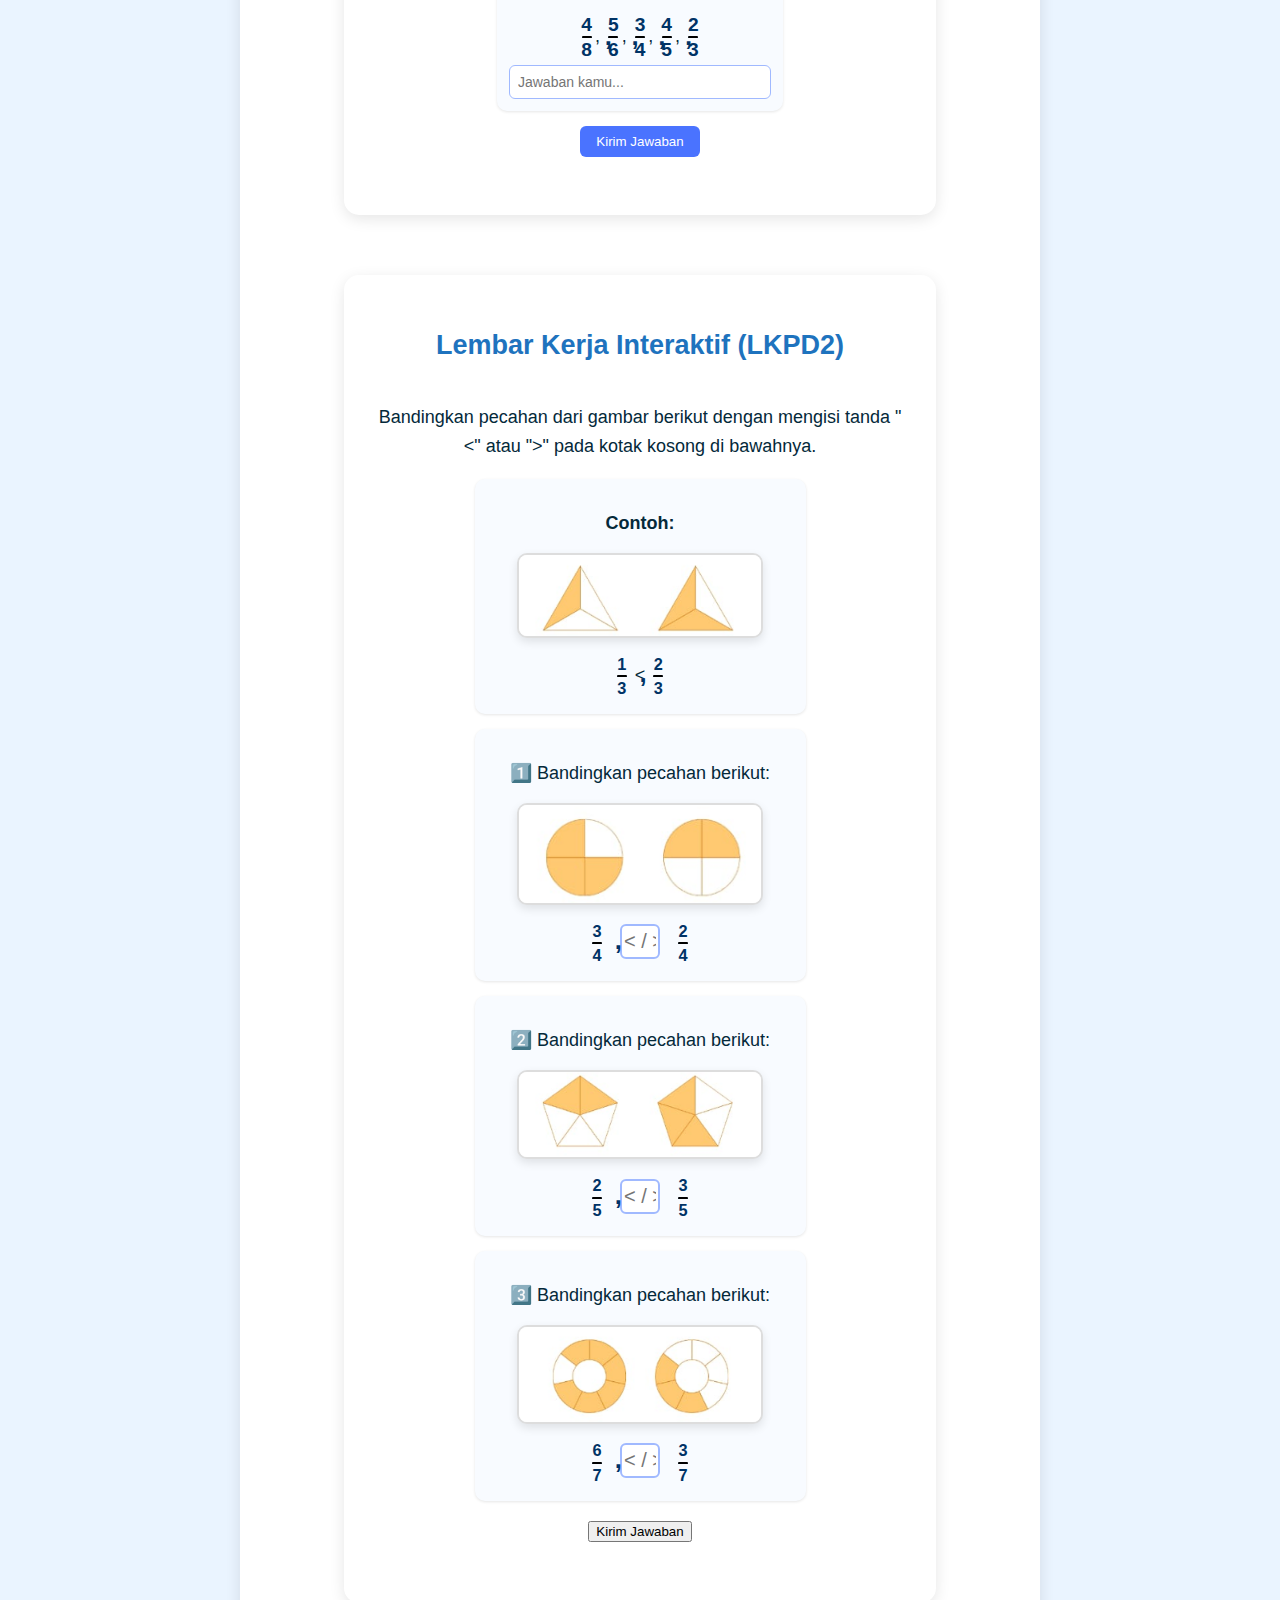
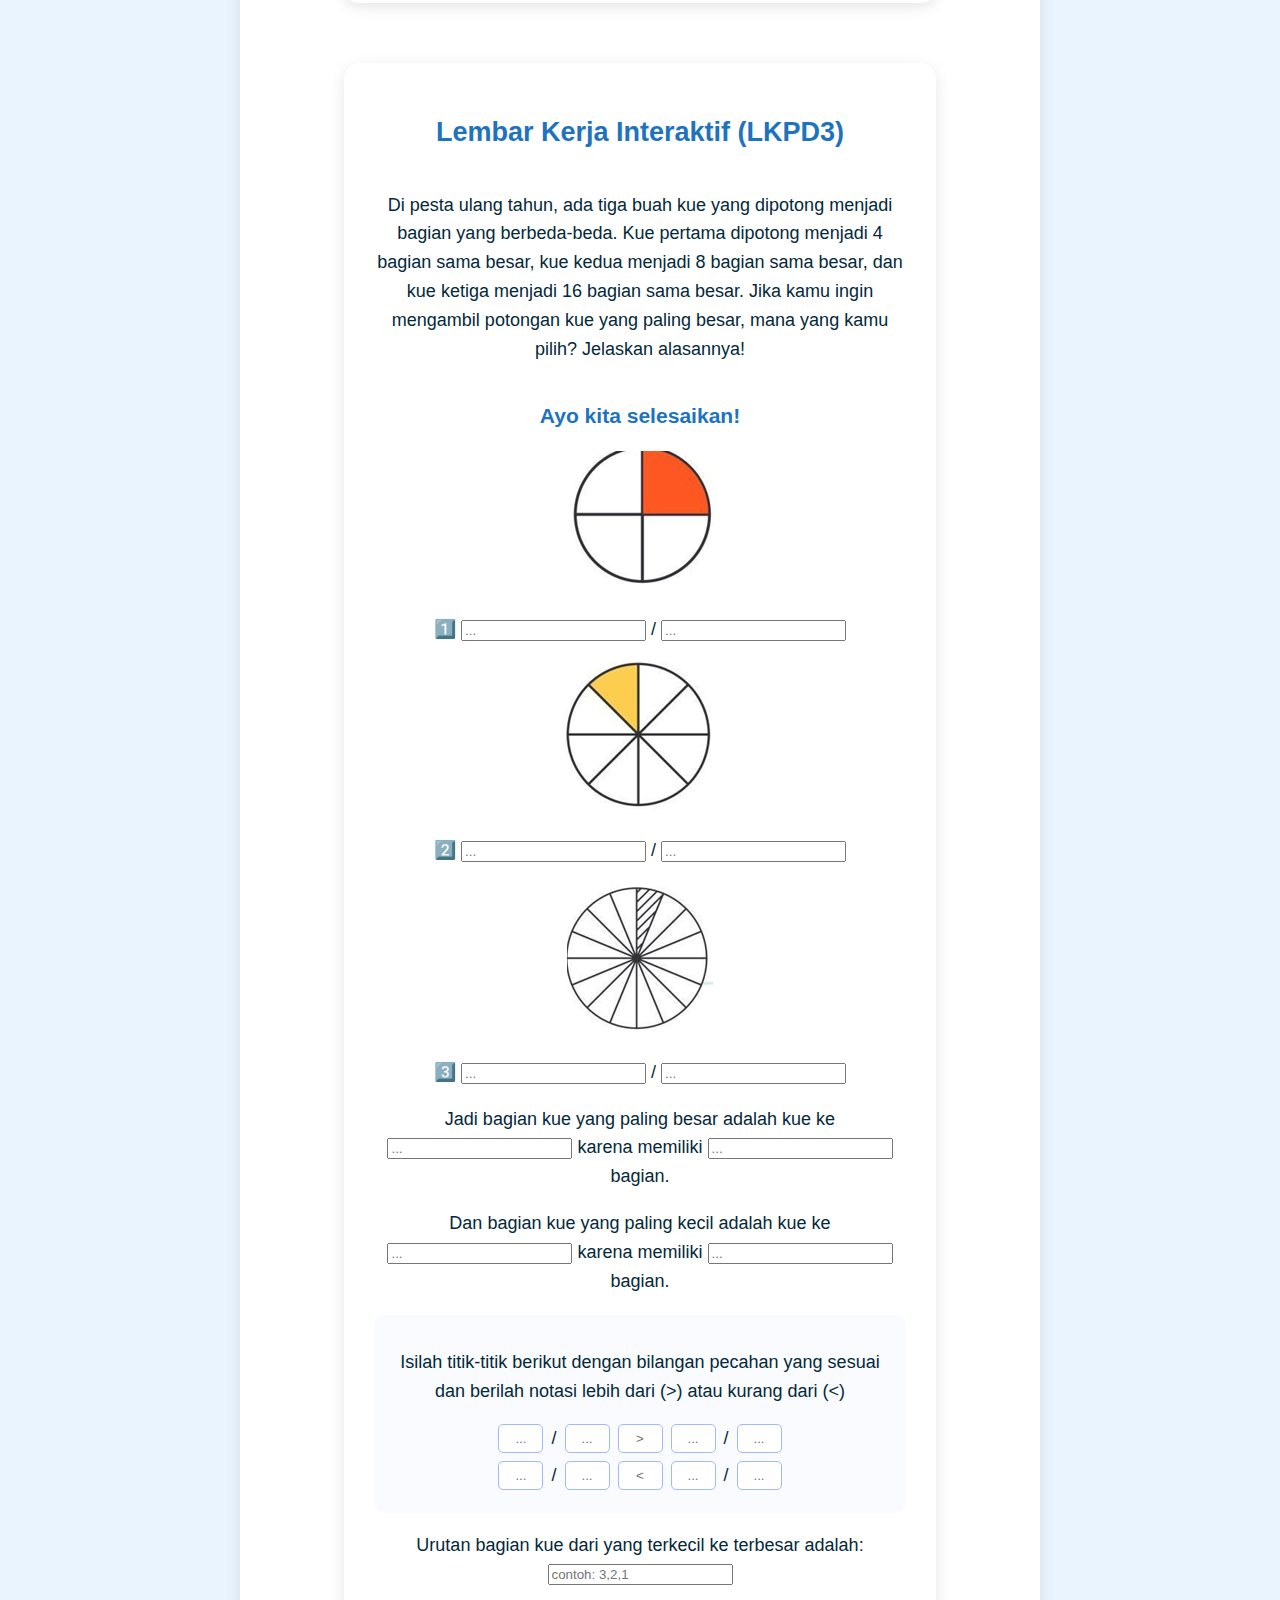
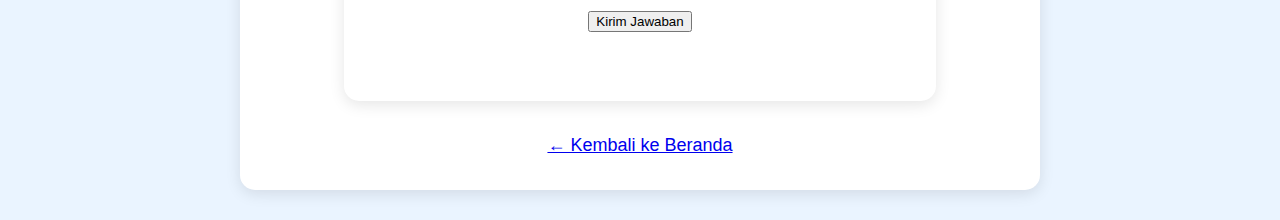
<file: materi-bilangan.html>
<!DOCTYPE html>
<html lang="id">
<head>
  <meta charset="utf-8">
  <meta name="viewport" content="width=device-width,initial-scale=1">
  <title>Materi Mengurutkan Perbandingan Pecahan Desimal</title>
  <link rel="stylesheet" href="../css/style.css">
</head>
<body>
  <header class="materi-header">
    <h1>Materi Bilangan</h1>
    <p>Belajar Mengurutkan Perbandingan Pecahan Desimal</p>
  </header>

<main class="materi-page">

  <section class="materi-detail-card">
    <h2>Mengurutkan dan Membandingkan Pecahan</h2>

    <h3>Pengantar</h3>

    <div class="image-wrapper" style="text-align:center;">
      <img src="images/pecahan-pengantar.png.png" alt="Contoh Pecahan dalam Kehidupan Sehari-hari" style="max-width: 90%; border-radius: 12px; box-shadow: 0 4px 12px rgba(0,0,0,0.1);">
      <p><em>Contoh penggunaan pecahan dalam kehidupan sehari-hari: potongan pizza, jam dinding, resep masakan.</em></p>
    </div>

    <p>
      Pecahan adalah konsep matematika yang sering kita temui dalam kehidupan sehari-hari,
      meskipun kita mungkin tidak selalu menyadarinya. Pecahan digunakan untuk menyatakan
      bagian dari suatu keseluruhan, baik dalam bentuk angka, benda, atau waktu. Berikut
      adalah beberapa contoh penggunaan pecahan dalam aktivitas sehari-hari:
    </p>

    <ol>
      <li><strong>1. Membagi Makanan</strong>:
        Ketika kita membagi pizza, kue, atau roti, seringkali kita membaginya menjadi beberapa bagian,
        seperti 8 potong, yang masing-masing merupakan pecahan 1/8 dari keseluruhan.
      </li>
      <li><strong>2. Waktu Pecahan</strong>:
        Digunakan untuk menyatakan bagian dari jam atau menit. Misalnya, "1/4 jam" berarti 15 menit,
        atau "1/2 jam" berarti 30 menit.
      </li>
      <li><strong> 3. Resep Masakan</strong>:
        Dalam memasak, kita sering memakai pecahan untuk menentukan jumlah bahan yang diperlukan.
        Contohnya, jika resep untuk 4 orang membutuhkan 1 cangkir gula, maka untuk 2 orang kita hanya
        memerlukan 1/2 cangkir gula.
      </li>
    </ol>

    <p>
      Pecahan memudahkan kita untuk menggambarkan dan menyelesaikan berbagai hal dalam kehidupan
      dengan cara yang lebih terstruktur dan praktis.
    </p>

  </section>

</main>

<section class="materi-detail-card">
  <h2>Pengertian Pecahan</h2>

  <p>
    Pecahan adalah hasil dari pembagian antara bilangan bulat dan bilangan asli.
    Dalam pecahan, bilangan yang dibagi disebut <strong>pembilang</strong>,
    sedangkan bilangan yang digunakan untuk membagi disebut <strong>penyebut</strong>.
    Biasanya, nilai pembilang lebih kecil daripada nilai penyebut, bentuk ini disebut
    <strong>pecahan biasa</strong>.
  </p>

<div class="image-wrapper" style="text-align:center;">
  <img 
    src="images/pecahan.png" 
    alt="Pembilang dan Penyebut"
    class="popup-img"
    onclick="showPopup(this)"
    style="max-width: 80%; border-radius: 10px; cursor: pointer; box-shadow: 0 4px 10px rgba(0,0,0,0.1);">
  <p><em>Gambar menunjukkan bagian pembilang dan penyebut dalam pecahan</em></p>
</div>

<!-- Pop-up -->
<div id="popup-container" class="popup-container" onclick="closePopup()">
  <span class="close-btn">&times;</span>
  <img id="popup-image" class="popup-content">
</div>

<!-- Kotak 1: Contoh Soal Mengurutkan -->
<section class="materi-detail-card">
  <h3>Contoh Soal Mengurutkan</h3>
  <p>Urutkan pecahan berikut dari yang <strong>terbesar ke terkecil</strong>:</p>

  <div class="pecahan-container">
    <div class="pecahan"><span class="atas">7</span><span class="garis"></span><span class="bawah">8</span></div>
    <div class="pecahan"><span class="atas">5</span><span class="garis"></span><span class="bawah">8</span></div>
    <div class="pecahan"><span class="atas">3</span><span class="garis"></span><span class="bawah">8</span></div>
    <div class="pecahan"><span class="atas">1</span><span class="garis"></span><span class="bawah">8</span></div>
  </div>

  <h4>Cara Mengerjakan</h4>
  <p>Penyebut sama → bandingkan pembilang:</p>
  <p>7 > 5 > 3 > 1</p>

  <!-- Gabungan Jadi + Gambar -->
  <div class="hasil-visual">
    <p>Jadi:
      <span class="pecahan-inline"><span class="atas">7</span><span class="garis"></span><span class="bawah">8</span></span> >
      <span class="pecahan-inline"><span class="atas">5</span><span class="garis"></span><span class="bawah">8</span></span> >
      <span class="pecahan-inline"><span class="atas">3</span><span class="garis"></span><span class="bawah">8</span></span> >
      <span class="pecahan-inline"><span class="atas">1</span><span class="garis"></span><span class="bawah">8</span></span>
    </p>

    <img src="images/perbandingan-pecahan.png" alt="Visual perbandingan pecahan" class="visual-img">
    <p><em>Gambar menunjukkan perbandingan bagian pecahan 7—8, 5—8, 3—8, dan 1—8.</em></p>
  </div>
</section>

<!-- Kotak 2: Contoh Soal Membandingkan -->
<section class="materi-detail-card">
  <h3>Contoh Soal Membandingkan</h3>
  <p>
    <span class="pecahan-inline"><span class="atas">5</span><span class="garis"></span><span class="bawah">8</span></span> 
    dan 
    <span class="pecahan-inline"><span class="atas">7</span><span class="garis"></span><span class="bawah">12</span></span>
    <em>bandingkan hasilnya</em>
  </p>

  <h4>Penyelesaian:</h4>
  <p>Samakan penyebut:<br>Kelipatan 8 dan 12 = 24</p>

  <p>
    <span class="pecahan-inline"><span class="atas">5</span><span class="garis"></span><span class="bawah">8</span></span> = 
    <span class="pecahan-inline"><span class="atas">15</span><span class="garis"></span><span class="bawah">24</span></span>
  </p>

  <p>
    <span class="pecahan-inline"><span class="atas">7</span><span class="garis"></span><span class="bawah">12</span></span> = 
    <span class="pecahan-inline"><span class="atas">14</span><span class="garis"></span><span class="bawah">24</span></span>
  </p>

  <p>Bandingkan pembilang:
    <span class="pecahan-inline"><span class="atas">15</span><span class="garis"></span><span class="bawah">24</span></span> >
    <span class="pecahan-inline"><span class="atas">14</span><span class="garis"></span><span class="bawah">24</span></span>
  </p>

  <p>Tulis hasil perbandingan:
    <span class="pecahan-inline"><span class="atas">5</span><span class="garis"></span><span class="bawah">8</span></span> >
    <span class="pecahan-inline"><span class="atas">7</span><span class="garis"></span><span class="bawah">12</span></span>
  </p>
</section>

<section class="materi-detail-card">
  <h2>Lembar Kerja Interaktif (LKPD1)</h2>
  <p>Isilah urutan pecahan sesuai perintah. Gunakan tanda “/” untuk menjawab (misalnya: 1/3, 2/3, 3/3).</p>

  <form id="lkpdForm" onsubmit="cekLKPD(event)">
    <div class="soal">
      <p><b>1️⃣ Urutkan dari yang terkecil:</b></p>
      <p>
        <span class="pecahan"><span>2</span><span class="garis"></span><span>3</span></span>,
        <span class="pecahan"><span>1</span><span class="garis"></span><span>3</span></span>,
        <span class="pecahan"><span>4</span><span class="garis"></span><span>3</span></span>,
        <span class="pecahan"><span>5</span><span class="garis"></span><span>3</span></span>,
        <span class="pecahan"><span>3</span><span class="garis"></span><span>3</span></span>
      </p>
      <input type="text" id="j1" placeholder="Jawaban kamu..." required>
    </div>

    <div class="soal">
      <p><b>2️⃣ Urutkan dari yang terkecil:</b></p>
      <p>
        <span class="pecahan"><span>2</span><span class="garis"></span><span>3</span></span>,
        <span class="pecahan"><span>1</span><span class="garis"></span><span>2</span></span>,
        <span class="pecahan"><span>3</span><span class="garis"></span><span>4</span></span>,
        <span class="pecahan"><span>4</span><span class="garis"></span><span>5</span></span>,
        <span class="pecahan"><span>5</span><span class="garis"></span><span>6</span></span>
      </p>
      <input type="text" id="j2" placeholder="Jawaban kamu..." required>
    </div>

    <div class="soal">
      <p><b>3️⃣ Urutkan dari yang terkecil:</b></p>
      <p>
        <span class="pecahan"><span>3</span><span class="garis"></span><span>4</span></span>,
        <span class="pecahan"><span>2</span><span class="garis"></span><span>5</span></span>,
        <span class="pecahan"><span>1</span><span class="garis"></span><span>2</span></span>,
        <span class="pecahan"><span>3</span><span class="garis"></span><span>5</span></span>,
        <span class="pecahan"><span>4</span><span class="garis"></span><span>5</span></span>
      </p>
      <input type="text" id="j3" placeholder="Jawaban kamu..." required>
    </div>

    <div class="soal">
      <p><b>4️⃣ Urutkan dari yang terbesar:</b></p>
      <p>
        <span class="pecahan"><span>1</span><span class="garis"></span><span>2</span></span>,
        <span class="pecahan"><span>1</span><span class="garis"></span><span>3</span></span>,
        <span class="pecahan"><span>2</span><span class="garis"></span><span>5</span></span>,
        <span class="pecahan"><span>3</span><span class="garis"></span><span>4</span></span>,
        <span class="pecahan"><span>3</span><span class="garis"></span><span>5</span></span>
      </p>
      <input type="text" id="j4" placeholder="Jawaban kamu..." required>
    </div>

    <div class="soal">
      <p><b>5️⃣ Urutkan dari yang terbesar:</b></p>
      <p>
        <span class="pecahan"><span>4</span><span class="garis"></span><span>8</span></span>,
        <span class="pecahan"><span>5</span><span class="garis"></span><span>6</span></span>,
        <span class="pecahan"><span>3</span><span class="garis"></span><span>4</span></span>,
        <span class="pecahan"><span>4</span><span class="garis"></span><span>5</span></span>,
        <span class="pecahan"><span>2</span><span class="garis"></span><span>3</span></span>
      </p>
      <input type="text" id="j5" placeholder="Jawaban kamu..." required>
    </div>

    <button type="submit">Kirim Jawaban</button>
  </form>

  <p id="hasil" style="font-weight:600; margin-top:10px;"></p>
</section>
<section class="materi-detail-card">
  <h2>Lembar Kerja Interaktif (LKPD2)</h2>
  <p>Bandingkan pecahan dari gambar berikut dengan mengisi tanda "&lt;" atau "&gt;" pada kotak kosong di bawahnya.</p>

  <form id="lkpd2Form" onsubmit="cekLKPD2(event)">
    <!-- CONTOH -->
    <div class="soal">
      <p><strong>Contoh:</strong></p>
      <img src="images/lkpd2-contoh.png" alt="Contoh Soal" class="gambar-soal">
      <p>
        <span class="pecahan"><span class="atas">1</span><span class="garis"></span><span class="bawah">3</span></span>
        &lt;
        <span class="pecahan"><span class="atas">2</span><span class="garis"></span><span class="bawah">3</span></span>
      </p>
    </div>

    <!-- SOAL 1 -->
    <div class="soal">
      <p>1️⃣ Bandingkan pecahan berikut:</p>
      <img src="images/lkpd2-soal1.png" alt="Soal 1" class="gambar-soal">
      <p>
        <span class="pecahan"><span class="atas">3</span><span class="garis"></span><span class="bawah">4</span></span>
        <input type="text" id="s1" maxlength="1" class="input-tanda" placeholder="&lt; / &gt;">
        <span class="pecahan"><span class="atas">2</span><span class="garis"></span><span class="bawah">4</span></span>
      </p>
    </div>

<!-- SOAL 2 -->
<div class="soal">
  <p>2️⃣ Bandingkan pecahan berikut:</p>
  <img src="images/lkpd2-soal2.png" alt="Soal 2" class="gambar-soal">
  <p>
    <span class="pecahan"><span class="atas">2</span><span class="garis"></span><span class="bawah">5</span></span>
    <input type="text" id="s2" maxlength="1" class="input-tanda" placeholder="&lt; / &gt;">
    <span class="pecahan"><span class="atas">3</span><span class="garis"></span><span class="bawah">5</span></span>
  </p>
</div>

<!-- SOAL 3 -->
<div class="soal">
  <p>3️⃣ Bandingkan pecahan berikut:</p>
  <img src="images/lkpd2-soal3.png" alt="Soal 3" class="gambar-soal">
  <p>
    <span class="pecahan"><span class="atas">6</span><span class="garis"></span><span class="bawah">7</span></span>
    <input type="text" id="s3" maxlength="1" class="input-tanda" placeholder="&lt; / &gt;">
    <span class="pecahan"><span class="atas">3</span><span class="garis"></span><span class="bawah">7</span></span>
  </p>
</div>
    <button type="submit">Kirim Jawaban</button>
  </form>

  <p id="hasil2" style="font-weight:600; margin-top:10px;"></p>
</section>
<section class="materi-detail-card">
  <h2>Lembar Kerja Interaktif (LKPD3)</h2>
  <p class="pengantar">
    Di pesta ulang tahun, ada tiga buah kue yang dipotong menjadi bagian yang berbeda-beda.
    Kue pertama dipotong menjadi 4 bagian sama besar, kue kedua menjadi 8 bagian sama besar,
    dan kue ketiga menjadi 16 bagian sama besar.
    Jika kamu ingin mengambil potongan kue yang paling besar, mana yang kamu pilih? Jelaskan alasannya!
  </p>

  <form id="lkpd3Form" onsubmit="cekLKPD3(event)">
    <h3>Ayo kita selesaikan!</h3>

    <!-- Soal 1 -->
    <div class="soal-flex">
      <div class="soal-gambar">
        <img src="images/lkpd3-soal1.png" alt="Kue 1" />
      </div>
      <div class="soal-jawaban">
        <p><strong>1️⃣</strong> <input id="s1a" type="text" placeholder="..." required> /
        <input id="s1b" type="text" placeholder="..." required></p>
      </div>
    </div>

    <!-- Soal 2 -->
    <div class="soal-flex">
      <div class="soal-gambar">
        <img src="images/lkpd3-soal2.png" alt="Kue 2" />
      </div>
      <div class="soal-jawaban">
        <p><strong>2️⃣</strong> <input id="s2a" type="text" placeholder="..." required> /
        <input id="s2b" type="text" placeholder="..." required></p>
      </div>
    </div>

    <!-- Soal 3 -->
    <div class="soal-flex">
      <div class="soal-gambar">
        <img src="images/lkpd3-soal3.png" alt="Kue 3" />
      </div>
      <div class="soal-jawaban">
        <p><strong>3️⃣</strong> <input id="s3a" type="text" placeholder="..." required> /
        <input id="s3b" type="text" placeholder="..." required></p>
      </div>
    </div>

    <!-- Penalaran -->
    <div class="penalaran">
      <p>Jadi bagian kue yang paling besar adalah kue ke <input id="besar" type="text" placeholder="...">
        karena memiliki <input id="bagianBesar" type="text" placeholder="..."> bagian.</p>
      <p>Dan bagian kue yang paling kecil adalah kue ke <input id="kecil" type="text" placeholder="...">
        karena memiliki <input id="bagianKecil" type="text" placeholder="..."> bagian.</p>
            <!-- Soal Perbandingan Pecahan -->
    <div class="perbandingan">
      <p>Isilah titik-titik berikut dengan bilangan pecahan yang sesuai dan berilah notasi lebih dari (>) atau kurang dari (&lt;)</p>
      <div class="baris-perbandingan">
        <input id="p1a" type="text" placeholder="..." required> /
        <input id="p1b" type="text" placeholder="..." required>
        <input id="p-simbol1" type="text" placeholder=">" required>
        <input id="p2a" type="text" placeholder="..." required> /
        <input id="p2b" type="text" placeholder="..." required>
      </div>
      <div class="baris-perbandingan">
        <input id="p3a" type="text" placeholder="..." required> /
        <input id="p3b" type="text" placeholder="..." required>
        <input id="p-simbol2" type="text" placeholder="<" required>
        <input id="p4a" type="text" placeholder="..." required> /
        <input id="p4b" type="text" placeholder="..." required>
      </div>
    </div>
      <p>Urutan bagian kue dari yang terkecil ke terbesar adalah:
        <input id="urutan" type="text" placeholder="contoh: 3,2,1">
      </p>
    </div>

    <button type="submit" class="btn-kirim">Kirim Jawaban</button>
  </form>

  <p id="hasil3" class="hasil-nilai"></p>
</section>


<script src="js/style.js"></script>
  <a href="index.html" class="back-link">← Kembali ke Beranda</a>
</div>
</body>
</html>
</file>
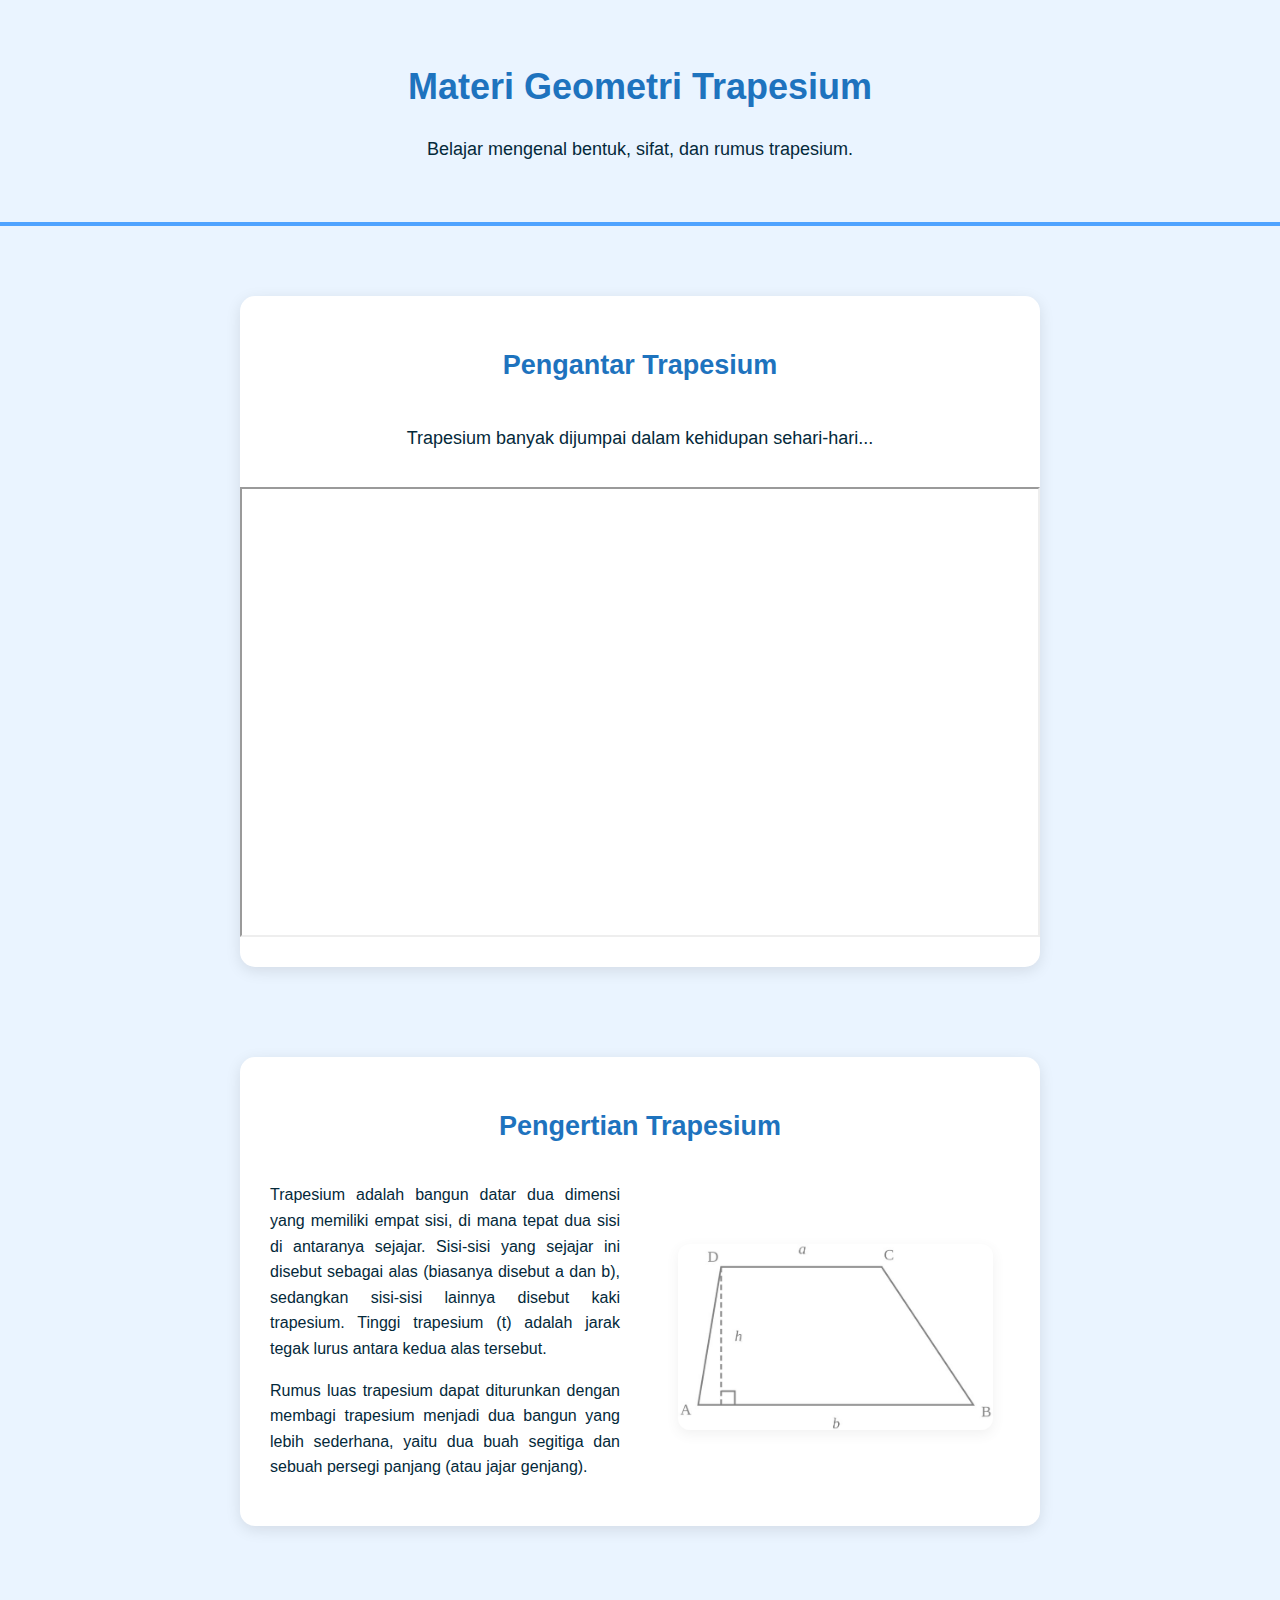
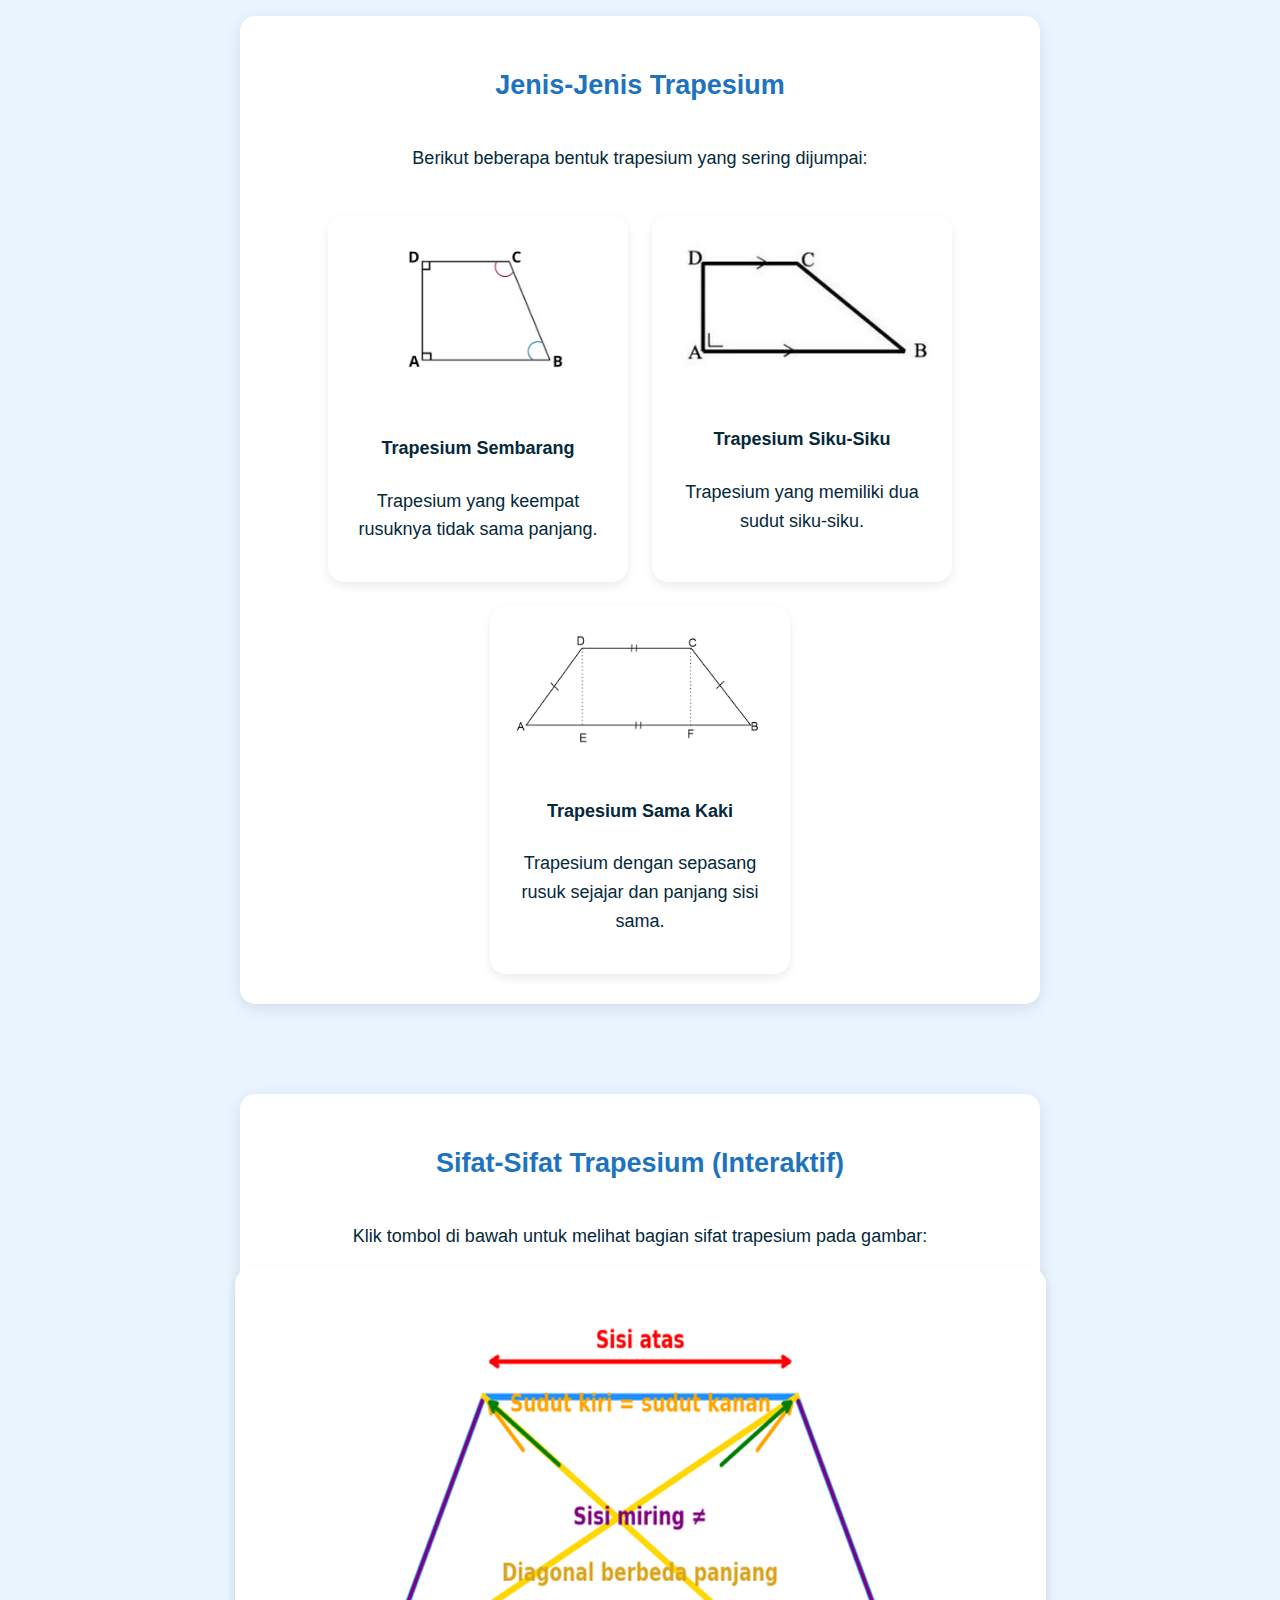
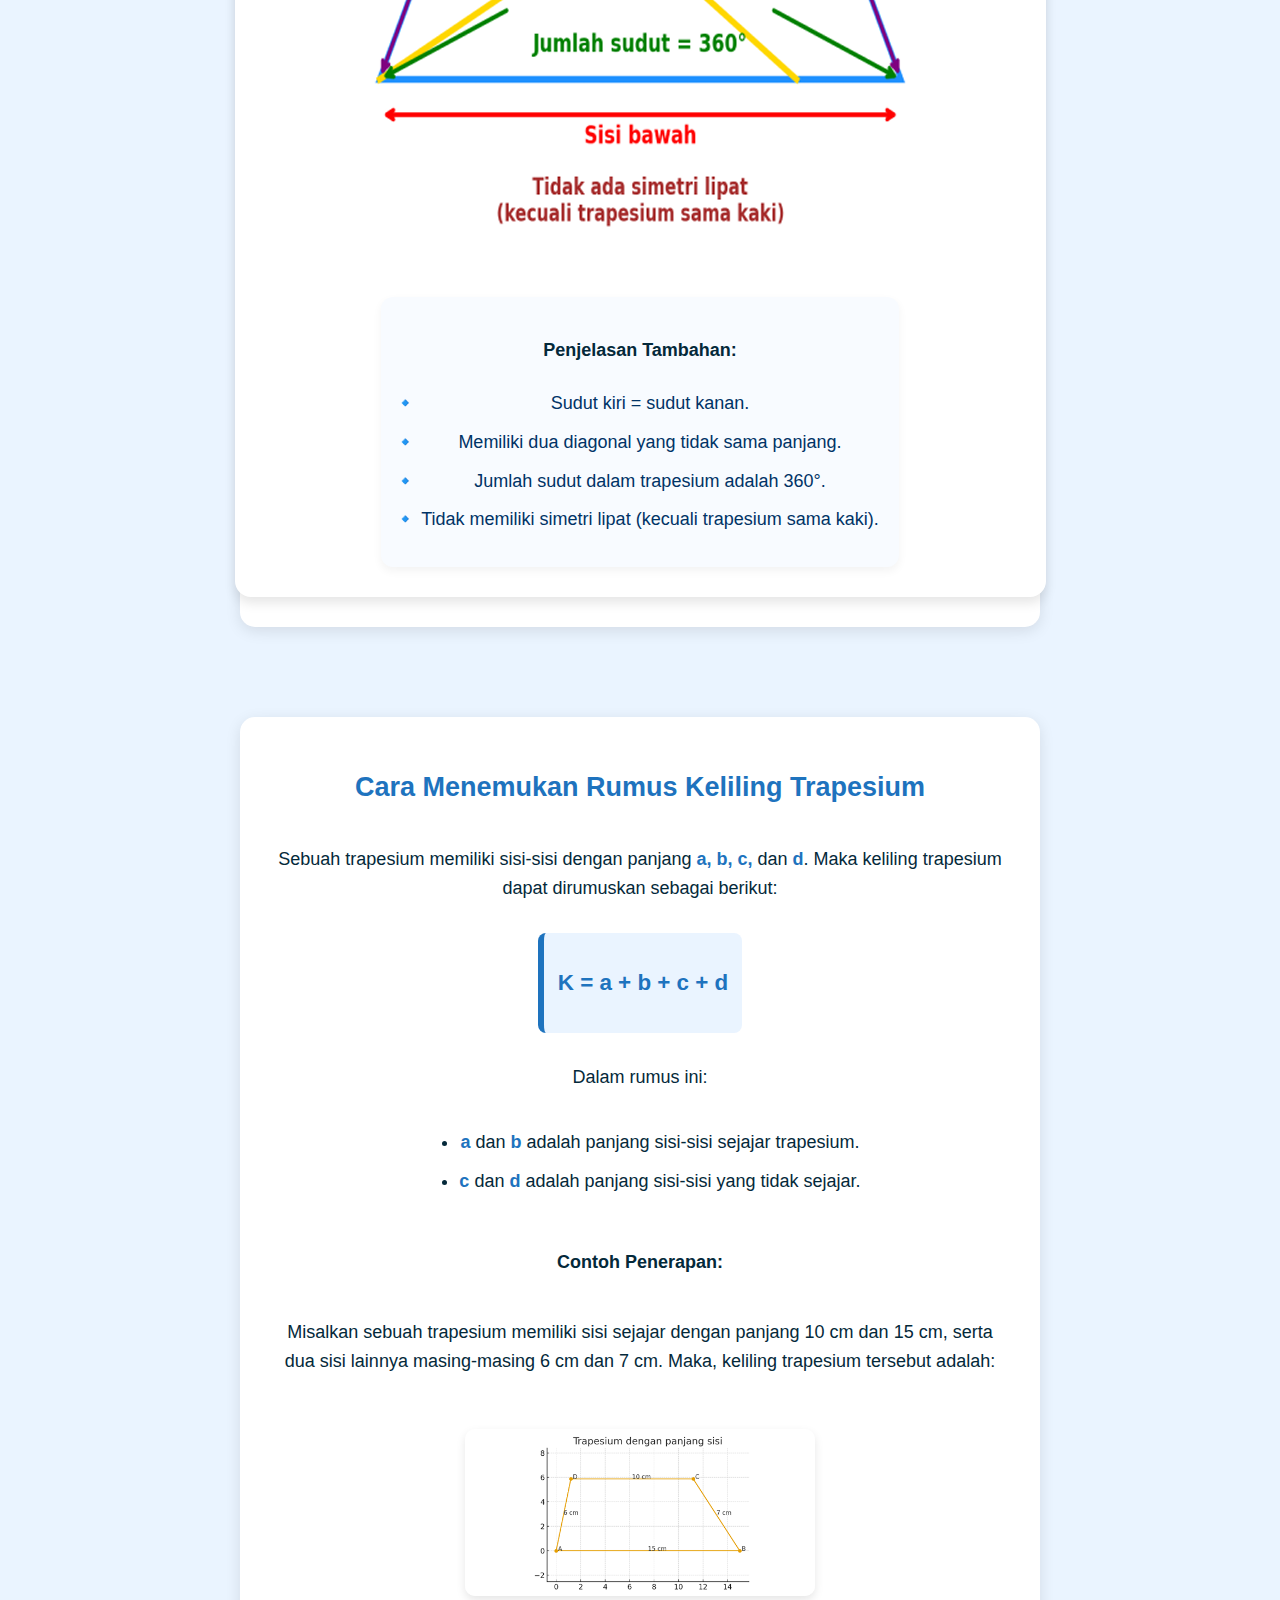
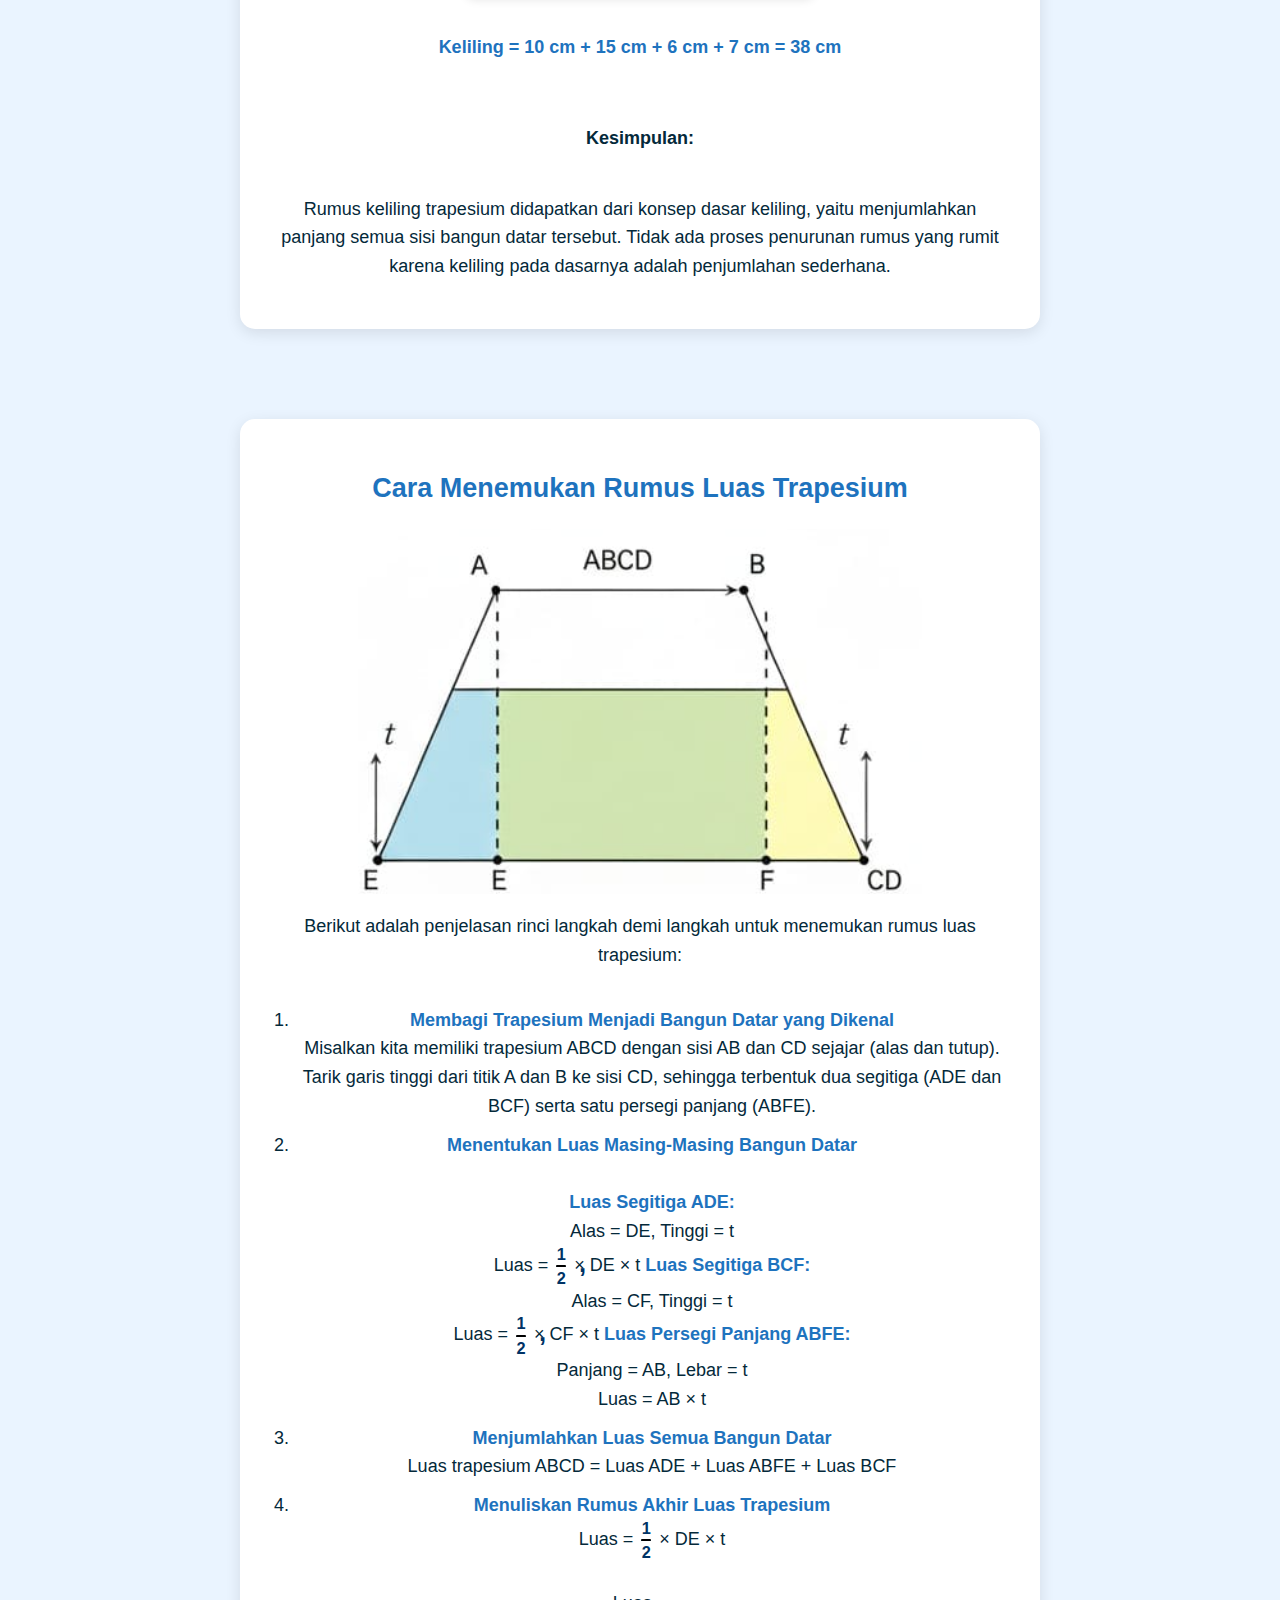
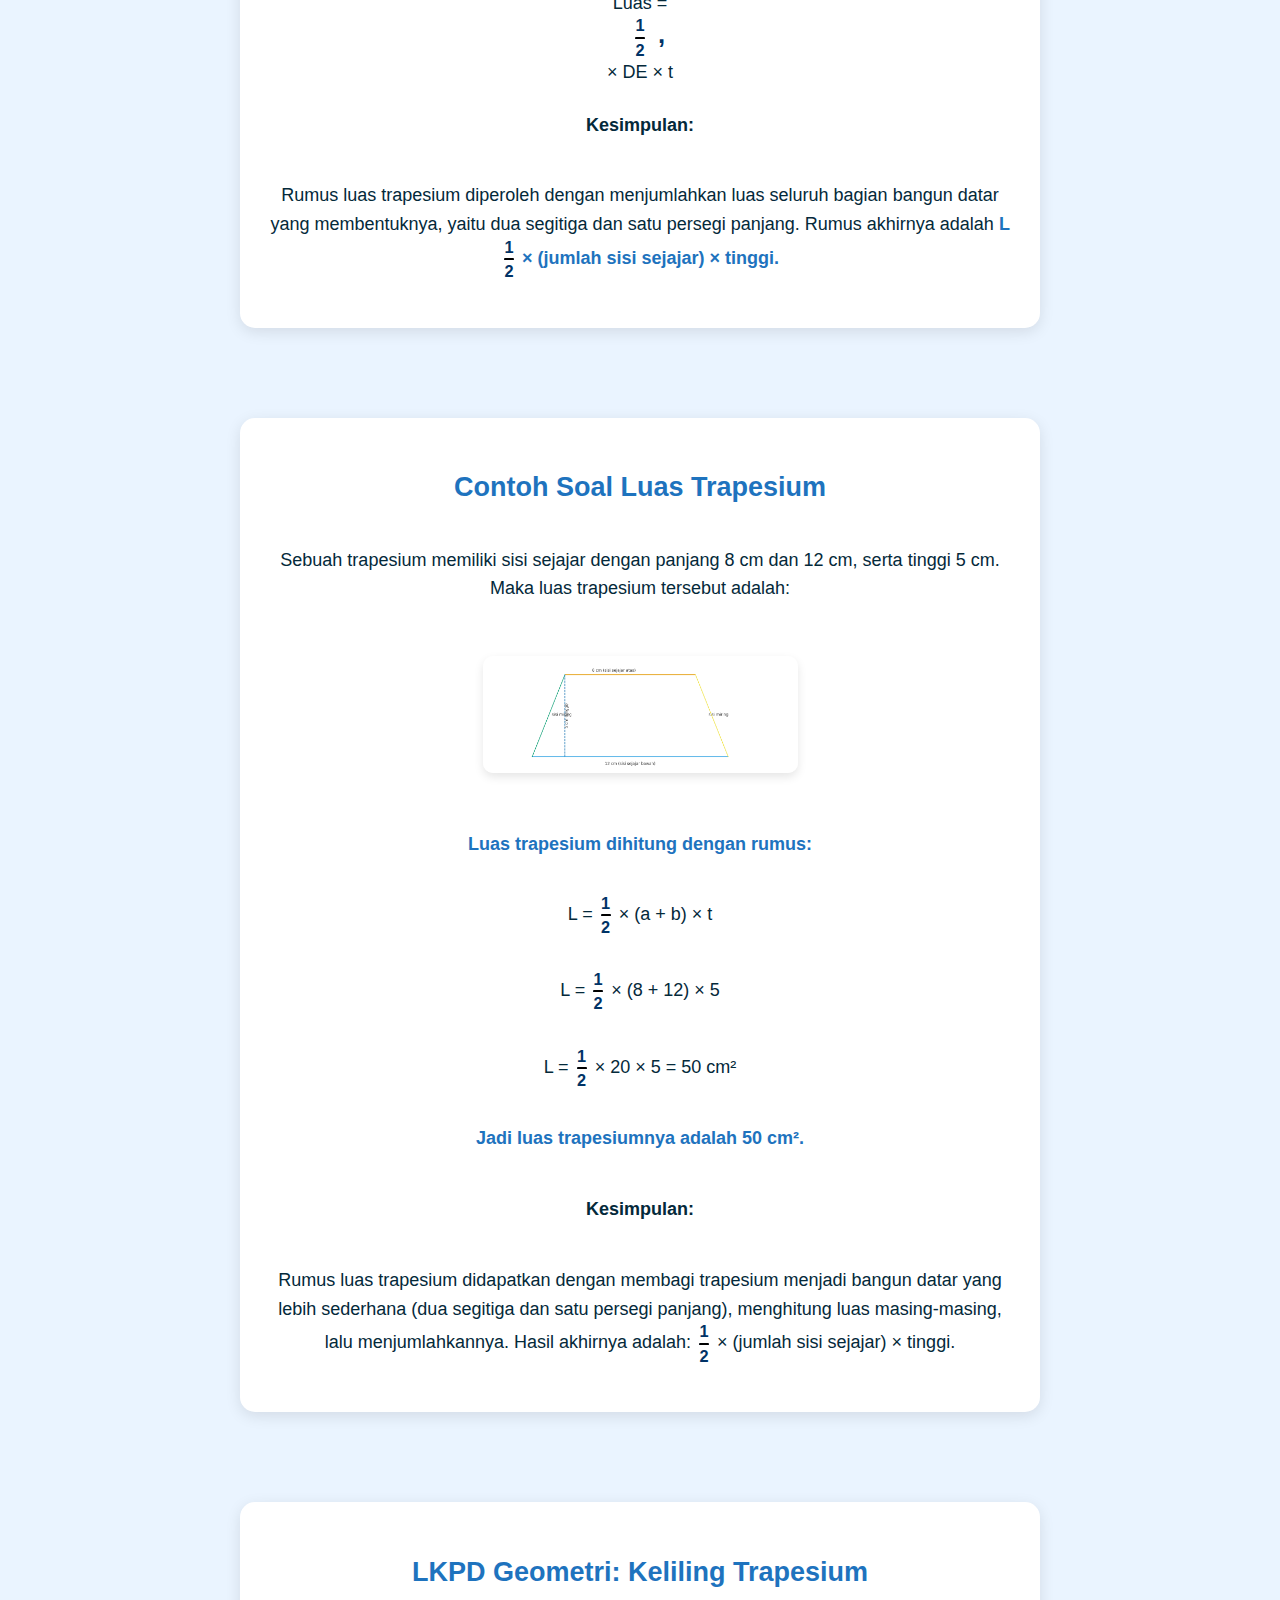
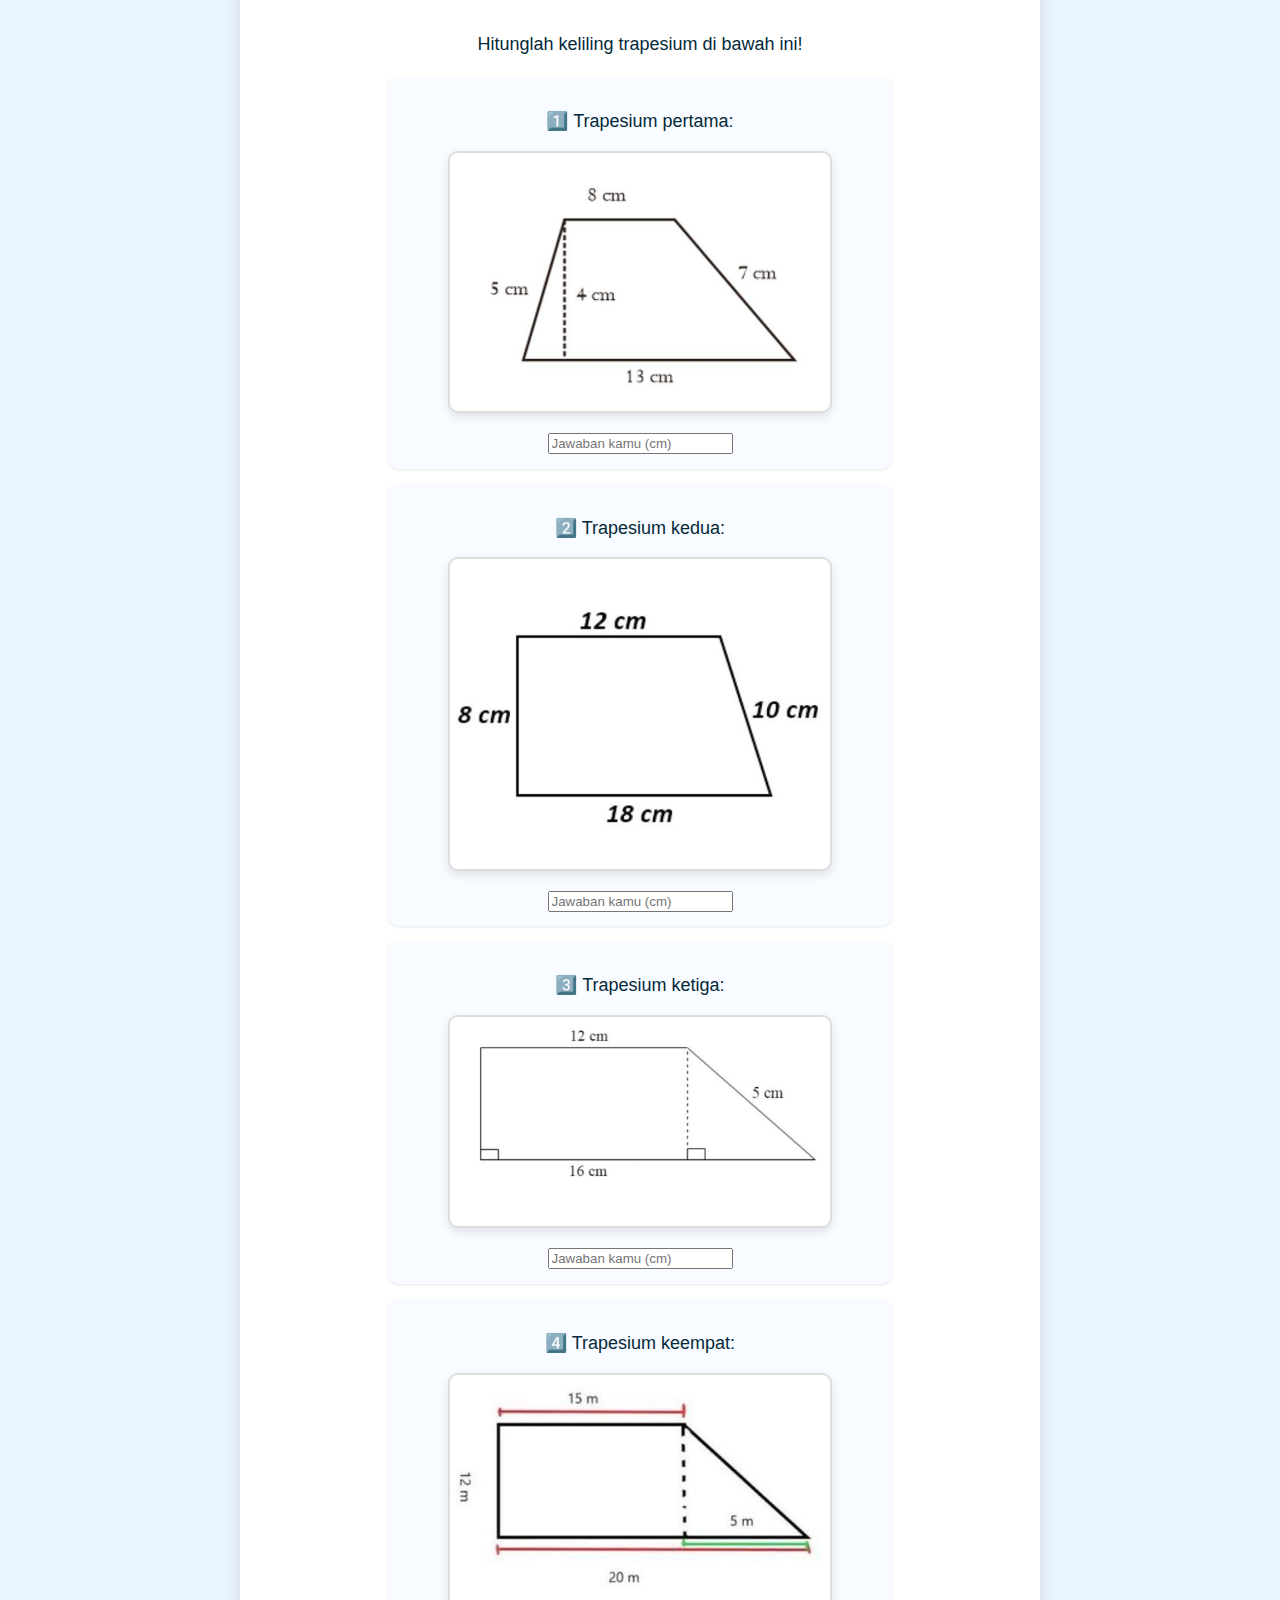
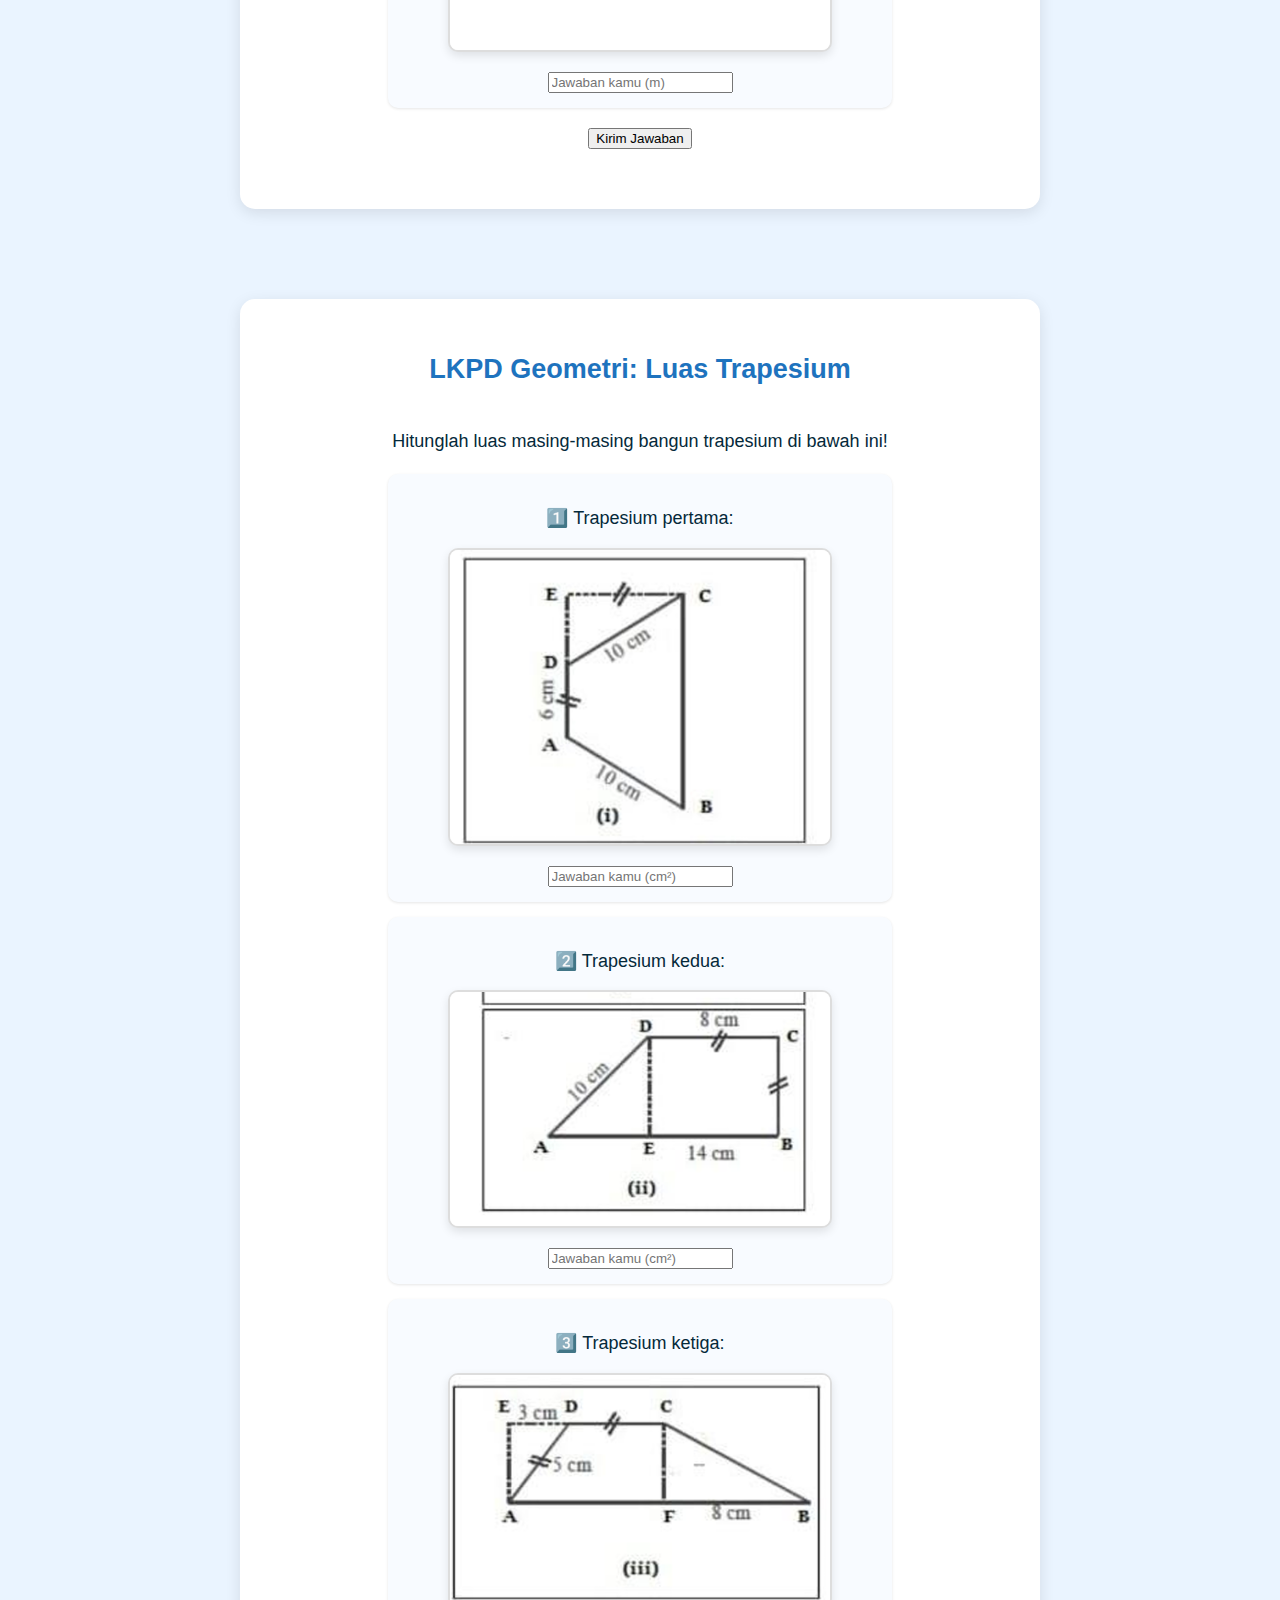
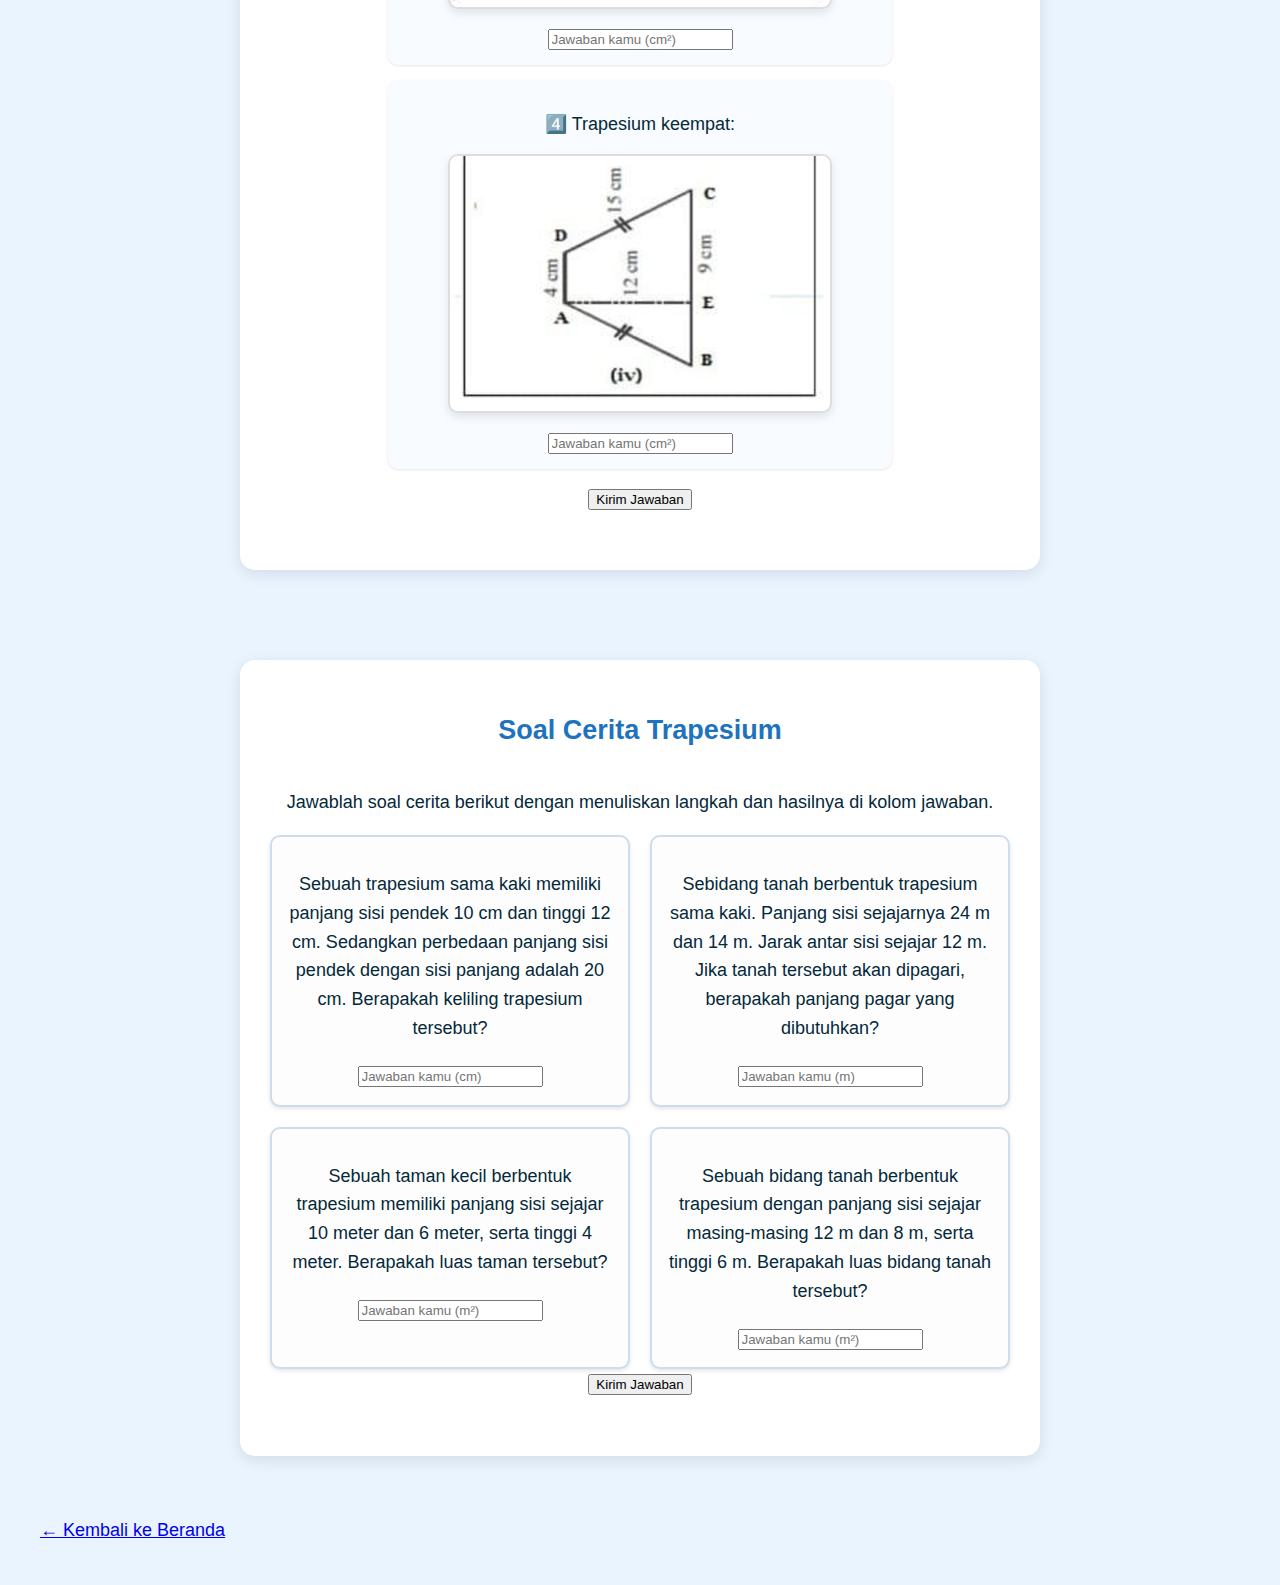
<file: materi-geometri.html>
<!DOCTYPE html>
<html lang="id">
<head>
  <meta charset="utf-8">
  <meta name="viewport" content="width=device-width,initial-scale=1">
  <title>Materi Geometri - Trapesium</title>
  <link rel="stylesheet" href="../css/style.css">
</head>
<body>
  <header class="materi-header">
    <h1>Materi Geometri Trapesium</h1>
    <p>Belajar mengenal bentuk, sifat, dan rumus trapesium.</p>
  </header>

  <main class="materi-page">
  
    <section class="materi-detail-card">
  <h2>Pengantar Trapesium</h2>
  <p>Trapesium banyak dijumpai dalam kehidupan sehari-hari...</p>
  <div class="video-wrapper">
    <iframe 
      width="800" height="450"
      src="https://www.youtube.com/embed/blTWh0ZUKSE?si=ZKkr-OZj9CrBgeYd"
      title="Video pengantar trapesium"
      allow="accelerometer; autoplay; clipboard-write; encrypted-media; gyroscope; picture-in-picture"
      allowfullscreen>
    </iframe>
  </div>
</section>


   <section class="materi-detail-card">
  <h2>Pengertian Trapesium</h2>
  <div class="materi-content">
    <div class="materi-text">
      <p>
        Trapesium adalah bangun datar dua dimensi yang memiliki empat sisi, di mana tepat dua sisi di antaranya sejajar. 
        Sisi-sisi yang sejajar ini disebut sebagai alas (biasanya disebut a dan b), 
        sedangkan sisi-sisi lainnya disebut kaki trapesium. 
        Tinggi trapesium (t) adalah jarak tegak lurus antara kedua alas tersebut.
      </p>
      <p>
        Rumus luas trapesium dapat diturunkan dengan membagi trapesium menjadi dua bangun yang lebih sederhana, 
        yaitu dua buah segitiga dan sebuah persegi panjang (atau jajar genjang).
      </p>
    </div>
    <div class="materi-img">
      <img src="images/trapesium.png" alt="Gambar Trapesium">
    </div>
  </div>
</section>

<!-- Jenis-Jenis Trapesium -->
<section class="materi-detail-card">
  <h2>Jenis-Jenis Trapesium</h2>
  <p>Berikut beberapa bentuk trapesium yang sering dijumpai:</p>

  <div class="jenis-grid">
    <div class="jenis-item">
      <img src="images/trapesium-semb.png" alt="Trapesium Sembarang">
      <h4>Trapesium Sembarang</h4>
      <p>Trapesium yang keempat rusuknya tidak sama panjang.</p>
    </div>

    <div class="jenis-item">
      <img src="images/trapesium-siku.png" alt="Trapesium Siku-Siku">
      <h4>Trapesium Siku-Siku</h4>
      <p>Trapesium yang memiliki dua sudut siku-siku.</p>
    </div>

    <div class="jenis-item">
      <img src="images/trapesium-samakaki.png" alt="Trapesium Sama Kaki">
      <h4>Trapesium Sama Kaki</h4>
      <p>Trapesium dengan sepasang rusuk sejajar dan panjang sisi sama.</p>
    </div>
  </div>
</section>

<!-- Sifat-Sifat Trapesium -->
<section class="materi-detail-card">
  <h2>Sifat-Sifat Trapesium (Interaktif)</h2>
  <p>Klik tombol di bawah untuk melihat bagian sifat trapesium pada gambar:</p>

  <div class="trapesium-wrapper">
    <!-- PENTING: ada atribut xmlns di sini -->
     <img src="images/trapisium.png" alt="Trapesium">

      <!-- bentuk dasar -->
      <polygon id="trapesium" points="60,180 240,180 200,80 100,80"
               fill="#caf0f8" stroke="#023e8a" stroke-width="2" />

      <!-- sisi sejajar (pakai panah di ujung) -->
      <line id="garis-atas" x1="100" y1="80"  x2="200" y2="80"
            stroke="red" stroke-width="3" opacity="0"
            marker-end="url(#arrow)" />
      <line id="garis-bawah" x1="60"  y1="180" x2="240" y2="180"
            stroke="red" stroke-width="3" opacity="0"
            marker-end="url(#arrow)" />

      <!-- titik sudut -->
      <circle id="sudut-kiri"      cx="60"  cy="180" r="6" fill="orange" opacity="0"/>
      <circle id="sudut-kanan"     cx="240" cy="180" r="6" fill="orange" opacity="0"/>
      <circle id="sudut-atasKiri"  cx="100" cy="80"  r="6" fill="orange" opacity="0"/>
      <circle id="sudut-atasKanan" cx="200" cy="80"  r="6" fill="orange" opacity="0"/>

      <!-- garis simetri (panah di dua ujung) -->
      <line id="garis-simetri" x1="150" y1="60" x2="150" y2="190"
            stroke="blue" stroke-width="2" stroke-dasharray="6 6" opacity="0"
            marker-start="url(#arrow)" marker-end="url(#arrow)" />
    </svg>

    <div class="penjelasan-trapesium">
  <h4>Penjelasan Tambahan:</h4>
  <ul>
    <li>Sudut kiri = sudut kanan.</li>
    <li>Memiliki dua diagonal yang tidak sama panjang.</li>
    <li>Jumlah sudut dalam trapesium adalah 360°.</li>
    <li>Tidak memiliki simetri lipat (kecuali trapesium sama kaki).</li>
  </ul>
</div>
</section>

<section class="materi-detail-card">
  <h2>Cara Menemukan Rumus Keliling Trapesium</h2>
  <p>
    Sebuah trapesium memiliki sisi-sisi dengan panjang <b>a, b, c,</b> dan <b>d</b>.
    Maka keliling trapesium dapat dirumuskan sebagai berikut:
  </p>

  <div class="rumus-box">
    <p class="rumus">K = a + b + c + d</p>
  </div>

  <p>Dalam rumus ini:</p>
  <ul>
    <li><b>a</b> dan <b>b</b> adalah panjang sisi-sisi sejajar trapesium.</li>
    <li><b>c</b> dan <b>d</b> adalah panjang sisi-sisi yang tidak sejajar.</li>
  </ul>

  <h4>Contoh Penerapan:</h4>
  <p>
    Misalkan sebuah trapesium memiliki sisi sejajar dengan panjang 10 cm dan 15 cm,
    serta dua sisi lainnya masing-masing 6 cm dan 7 cm.
    Maka, keliling trapesium tersebut adalah:
  </p>

  <div class="contoh-trapesium">
    <img src="images/trapesium-keliling.png" alt="Trapesium dengan panjang sisi" class="gambar-trapesium">
    <p><b>Keliling = 10 cm + 15 cm + 6 cm + 7 cm = 38 cm</b></p>
  </div>

  <h4>Kesimpulan:</h4>
  <p>
    Rumus keliling trapesium didapatkan dari konsep dasar keliling, yaitu menjumlahkan
    panjang semua sisi bangun datar tersebut. Tidak ada proses penurunan rumus yang rumit
    karena keliling pada dasarnya adalah penjumlahan sederhana.
  </p>
</section>

<section class="materi-detail-card">
  <h2>Cara Menemukan Rumus Luas Trapesium</h2>
 <img src="images/materi-trapesium2.png" alt="hero" class="hero-img">
  <p>
    Berikut adalah penjelasan rinci langkah demi langkah untuk menemukan rumus luas trapesium:
  </p>

  <ol>
    <li>
      <b>Membagi Trapesium Menjadi Bangun Datar yang Dikenal</b><br>
      Misalkan kita memiliki trapesium ABCD dengan sisi AB dan CD sejajar (alas dan tutup).
      Tarik garis tinggi dari titik A dan B ke sisi CD, sehingga terbentuk dua segitiga (ADE dan BCF)
      serta satu persegi panjang (ABFE).
    </li>

    <li>
      <b>Menentukan Luas Masing-Masing Bangun Datar</b><br><br>
      <b>Luas Segitiga ADE:</b><br>
      Alas = DE, Tinggi = t<br>
Luas = 
<span class="pecahan">
  <span class="atas">1</span>
  <span class="garis"></span>
  <span class="bawah">2</span>
</span>
× DE × t

      <b>Luas Segitiga BCF:</b><br>
      Alas = CF, Tinggi = t<br>
Luas = 
<span class="pecahan">
  <span class="atas">1</span>
  <span class="garis"></span>
  <span class="bawah">2</span>
</span>
× CF × t

      <b>Luas Persegi Panjang ABFE:</b><br>
      Panjang = AB, Lebar = t<br>
      Luas = AB × t
    </li>

    <li>
      <b>Menjumlahkan Luas Semua Bangun Datar</b><br>
      Luas trapesium ABCD = Luas ADE + Luas ABFE + Luas BCF
    </li>

    <li>
      <b>Menuliskan Rumus Akhir Luas Trapesium</b><br>
      Luas = 
<div class="pecahan">
  <span class="atas">1</span>
  <div class="garis"></div>
  <span class="bawah">2</span>
</div>
× DE × t

    </li>
  </ol>

    Luas = 
<div class="pecahan">
  <span class="atas">1</span>
  <div class="garis"></div>
  <span class="bawah">2</span>
</div>
× DE × t

  </div>

  <h4>Kesimpulan:</h4>
  <p>
    Rumus luas trapesium diperoleh dengan menjumlahkan luas seluruh bagian bangun datar
    yang membentuknya, yaitu dua segitiga dan satu persegi panjang.
    Rumus akhirnya adalah <b> L
<span class="pecahan">
  <span class="atas">1</span>
  <span class="garis"></span>
  <span class="bawah">2</span>
</span>
× (jumlah sisi sejajar) × tinggi.
</b>
  </p>
</section>

<section class="materi-detail-card">
  <h2>Contoh Soal Luas Trapesium</h2>
  <p>
    Sebuah trapesium memiliki sisi sejajar dengan panjang 8 cm dan 12 cm, serta tinggi 5 cm.
    Maka luas trapesium tersebut adalah:
  </p>

  <div class="contoh-trapesium">
    <img src="images/trapesium-luascontoh.png" alt="Trapesium: sisi sejajar 8 cm dan 12 cm, tinggi 5 cm" class="gambar-trapesium">
  </div>

  <p><b>Luas trapesium dihitung dengan rumus:</b></p>

  <p>
    L = 
    <span class="pecahan">
      <span class="atas">1</span>
      <span class="garis"></span>
      <span class="bawah">2</span>
    </span>
    × (a + b) × t
  </p>

  <p>
    L = 
    <span class="pecahan">
      <span class="atas">1</span>
      <span class="garis"></span>
      <span class="bawah">2</span>
    </span>
    × (8 + 12) × 5
  </p>

  <p>
    L = 
    <span class="pecahan">
      <span class="atas">1</span>
      <span class="garis"></span>
      <span class="bawah">2</span>
    </span>
    × 20 × 5 = 50 cm²
  </p>

  <p><b>Jadi luas trapesiumnya adalah 50 cm².</b></p>

  <h4>Kesimpulan:</h4>
  <p>
    Rumus luas trapesium didapatkan dengan membagi trapesium menjadi bangun datar yang lebih sederhana
    (dua segitiga dan satu persegi panjang), menghitung luas masing-masing, lalu menjumlahkannya.
    Hasil akhirnya adalah:
    <span class="pecahan">
      <span class="atas">1</span>
      <span class="garis"></span>
      <span class="bawah">2</span>
    </span>
    × (jumlah sisi sejajar) × tinggi.
  </p>
</section>

<section class="materi-detail-card">
  <h2>LKPD Geometri: Keliling Trapesium</h2>
  <p>Hitunglah keliling trapesium di bawah ini!</p>

  <form id="lkpdKeliling" onsubmit="cekKeliling(event)">
    
    <div class="soal">
      <p>1️⃣ Trapesium pertama:</p>
      <img src="images/trapesium1.png" alt="Trapesium dengan sisi 8 cm, 5 cm, 7 cm, dan 13 cm" class="gambar-soal">
      <input type="text" id="k1" placeholder="Jawaban kamu (cm)" required>
    </div>

    <div class="soal">
      <p>2️⃣ Trapesium kedua:</p>
      <img src="images/trapesium2.png" alt="Trapesium dengan sisi 12 cm, 8 cm, 10 cm, dan 18 cm" class="gambar-soal">
      <input type="text" id="k2" placeholder="Jawaban kamu (cm)" required>
    </div>

    <div class="soal">
      <p>3️⃣ Trapesium ketiga:</p>
      <img src="images/trapesium3.png" alt="Trapesium dengan sisi 12 cm, 16 cm, dan dua sisi miring lainnya" class="gambar-soal">
      <input type="text" id="k3" placeholder="Jawaban kamu (cm)" required>
    </div>

    <div class="soal">
      <p>4️⃣ Trapesium keempat:</p>
      <img src="images/trapesium4.png" alt="Trapesium dengan sisi 15 m, 5 m, 12 m, dan 20 m" class="gambar-soal">
      <input type="text" id="k4" placeholder="Jawaban kamu (m)" required>
    </div>

    <button type="submit">Kirim Jawaban</button>
  </form>

  <p id="hasilKeliling" style="font-weight:600; margin-top:10px;"></p>
</section>

<section class="materi-detail-card">
  <h2>LKPD Geometri: Luas Trapesium</h2>
  <p>Hitunglah luas masing-masing bangun trapesium di bawah ini!</p>

  <form id="lkpdLuas" onsubmit="cekLuas(event)">

    <div class="soal">
      <p>1️⃣ Trapesium pertama:</p>
      <img src="images/luas1.png" alt="Trapesium 1" class="gambar-soal">
      <input type="text" id="l1" placeholder="Jawaban kamu (cm²)" required>
    </div>

    <div class="soal">
      <p>2️⃣ Trapesium kedua:</p>
      <img src="images/luas2.png" alt="Trapesium 2" class="gambar-soal">
      <input type="text" id="l2" placeholder="Jawaban kamu (cm²)" required>
    </div>

    <div class="soal">
      <p>3️⃣ Trapesium ketiga:</p>
      <img src="images/luas3.png" alt="Trapesium 3" class="gambar-soal">
      <input type="text" id="l3" placeholder="Jawaban kamu (cm²)" required>
    </div>

    <div class="soal">
      <p>4️⃣ Trapesium keempat:</p>
      <img src="images/luas4.png" alt="Trapesium 4" class="gambar-soal">
      <input type="text" id="l4" placeholder="Jawaban kamu (cm²)" required>
    </div>

    <button type="submit">Kirim Jawaban</button>
  </form>

  <p id="hasilLuas" style="font-weight:600; margin-top:10px;"></p>
</section>

<section class="materi-detail-card">
  <h2>Soal Cerita Trapesium</h2>
  <p>Jawablah soal cerita berikut dengan menuliskan langkah dan hasilnya di kolom jawaban.</p>

  <form id="lkpdCerita" onsubmit="cekCerita(event)">
    <div class="grid-cerita">
      <!-- Soal 1 -->
      <div class="cerita-card">
        <p>
          Sebuah trapesium sama kaki memiliki panjang sisi pendek 10 cm dan tinggi 12 cm. 
          Sedangkan perbedaan panjang sisi pendek dengan sisi panjang adalah 20 cm. 
          Berapakah keliling trapesium tersebut?
        </p>
        <input type="text" id="c1" placeholder="Jawaban kamu (cm)" required>
      </div>

      <!-- Soal 2 -->
      <div class="cerita-card">
        <p>
          Sebidang tanah berbentuk trapesium sama kaki. 
          Panjang sisi sejajarnya 24 m dan 14 m. 
          Jarak antar sisi sejajar 12 m. 
          Jika tanah tersebut akan dipagari, berapakah panjang pagar yang dibutuhkan?
        </p>
        <input type="text" id="c2" placeholder="Jawaban kamu (m)" required>
      </div>

      <!-- Soal 3 -->
      <div class="cerita-card">
        <p>
          Sebuah taman kecil berbentuk trapesium memiliki panjang sisi sejajar 10 meter dan 6 meter, 
          serta tinggi 4 meter. Berapakah luas taman tersebut?
        </p>
        <input type="text" id="c3" placeholder="Jawaban kamu (m²)" required>
      </div>

      <!-- Soal 4 -->
      <div class="cerita-card">
        <p>
          Sebuah bidang tanah berbentuk trapesium dengan panjang sisi sejajar masing-masing 12 m dan 8 m, 
          serta tinggi 6 m. Berapakah luas bidang tanah tersebut?
        </p>
        <input type="text" id="c4" placeholder="Jawaban kamu (m²)" required>
      </div>
    </div>

    <button type="submit">Kirim Jawaban</button>
  </form>

  <p id="hasilCerita" style="font-weight:600; margin-top:10px;"></p>
</section>


<script src="js/style.js"></script>
    <footer class="materi-footer">
    <a href="../index.html">← Kembali ke Beranda</a>
  </footer>
</body>
</html>
</file>
<file: css/style.css>
:root{
  --blue-1: #EAF4FF;
  --blue-2: #4FA3FF;
  --blue-3: #1E73BE;
  --accent: #FFD66B;
  --text: #04293A;
}

*{box-sizing:border-box}
body{
  margin:0;
  font-family: "Poppins", system-ui, sans-serif;
  background: var(--blue-1);
  color: var(--text);
}

.navbar{
  display:flex;
  justify-content:space-between;
  align-items:center;
  padding:12px 40px;
  background: linear-gradient(90deg,var(--blue-3),var(--blue-2));
  color:white;
}
.logo{ width:60px; height:60px; border-radius:8px; background:white; object-fit:cover; }
.main-menu a{
  color: white; margin: 0 12px; text-decoration:none; font-weight:600;
}
.main-menu a.active{ background: rgba(255,255,255,0.15); padding:6px 12px; border-radius:20px; }
.hero{
  display:flex; gap:24px; align-items:center; padding:36px 48px;
}
.hero-left{ flex:1; }
.hero-left h1{ font-size:40px; margin:0 0 10px; color:var(--blue-3); }
.subtitle{ margin:0 0 18px; color: #235e7a; }
.hero-cta button{
  background:var(--blue-2); color:white; border:none; padding:12px 18px; margin-right:10px;
  border-radius:10px; cursor:pointer; font-weight:700;
}
.hero-cta button:nth-child(2){
  background:transparent; color:var(--blue-3); border: 2px solid var(--blue-2);
}

.hero-right .hero-img{ width:260px; display:block; }

/* Tabs */
.tabs {
  display: flex;
  gap: 10px;
  margin-bottom: 12px;
}

.tab {
  background: #edf4ff;
  color: var(--blue-3);
  border: none;
  padding: 8px 14px;
  border-radius: 8px;
  font-weight: 700;
  cursor: pointer;
}

.tab.active {
  background: var(--blue-2);
  color: #fff;
}

.tab-content.hidden {
  display: none;
}
.info-tabs{ background:white; margin:16px 48px; padding:20px; border-radius:12px; box-shadow:0 6px 18px rgba(0,0,0,0.06); }
.tabs{ display:flex; gap:8px; margin-bottom:12px; }
.tab{ background:transparent; border:none; padding:10px 14px; border-radius:8px; cursor:pointer; font-weight:600; }
.tab.active{ background:var(--blue-2); color:white; }

.tab-content{ padding:8px 2px; }
.hidden{ display:none; }
.cards{ display:flex; gap:12px; margin-top:12px; }
.card-person{ background:var(--blue-1); padding:12px; border-radius:10px; width:180px; text-align:center; box-shadow:0 4px 10px rgba(0,0,0,0.06); }
.avatar{ width:78px; height:78px; border-radius:50%; background:#fff; display:block; margin:6px auto; }

.inspo-ucap{ display:flex; gap:12px; margin:24px 48px; }
.panel{ background:white; flex:1; padding:16px; border-radius:10px; box-shadow:0 6px 12px rgba(0,0,0,0.06); }

.dapus{ margin:12px 48px; }
#dapusContent.collapsed{ display:none; }
#dapusToggle{ background:var(--accent); border:none; padding:8px 12px; border-radius:8px; cursor:pointer; }

.site-footer{
  display:flex; justify-content:space-between; align-items:center;
  padding:18px 48px; margin-top:34px; background:rgba(2,40,60,0.04);
}

.modal{ position:fixed; inset:0; display:flex; align-items:center; justify-content:center; background:rgba(0,0,0,0.35); }
.modal.hidden{ display:none; }
.modal-box{ background:white; padding:18px; border-radius:10px; width:320px; }
.modal-actions{ display:flex; justify-content:flex-end; gap:8px; margin-top:12px; }

/* === RESPONSIVE === */
@media (max-width: 768px){
  .navbar {
  flex-direction: column;
  align-items: center;
  gap: 8px;
  padding: 10px 0;
}

.main-menu a {
  display: inline-block;
  margin: 4px 6px;
}

.hero {
  text-align: center;
}

.hero-cta {
  display: flex;
  flex-direction: column;
  align-items: center;
  gap: 8px;
}

footer {
  text-align: center;
  flex-direction: column;
  gap: 4px;
}

  body{
    background: var(--blue-1);
    margin: 0;
  }

  .hero {
  max-width: 1200px;
  margin: 0 auto;
}


  .hero-left h1{
    font-size: 28px;
  }

  .subtitle{
    font-size: 16px;
    margin-bottom: 14px;
  }

  .hero-img{
    width: 60%;
    max-width: 260px;
    margin-top: 16px;
  }
}
/* ===== MATERI SEJARAH (LANDSCAPE SEBELAHAN) ===== */
.materi-section {
  padding: 60px 40px;
  background: var(--blue-1);
  text-align: center;
  max-width: 1200px;
  margin: 0 auto;
}

.materi-section h2 {
  color: var(--blue-3);
  font-size: 32px;
  margin-bottom: 40px;
}

.materi-container {
  display: flex;
  justify-content: center;
  align-items: center;
  gap: 40px;
  flex-wrap: wrap;
}

.materi-card {
  position: relative;
  width: 400px;
  height: 250px;
  overflow: hidden;
  border-radius: 16px;
  box-shadow: 0 4px 10px rgba(0,0,0,0.2);
  cursor: pointer;
  transition: transform 0.3s ease, box-shadow 0.3s ease;
}

.materi-img {
  width: 100%;
  height: 100%;
  object-fit: cover;
  opacity: 0.5;
  transition: opacity 0.3s ease;
}

.materi-overlay {
  position: absolute;
  inset: 0;
  display: flex;
  justify-content: center;
  align-items: center;
  color: #fff;
  font-size: 28px;
  font-weight: 700;
  text-shadow: 0 0 10px rgba(0,0,0,0.5);
}

/* efek hover */
.materi-card:hover {
  transform: scale(1.05);
  box-shadow: 0 8px 20px rgba(0,0,0,0.3);
}

.materi-card:hover .materi-img {
  opacity: 0.3;
}


/* efek hover */
.materi-item:hover {
  transform: scale(1.02);
  box-shadow: 0 8px 20px rgba(0,0,0,0.3);
}

.materi-item:hover .materi-bg {
  opacity: 0.3;
  transform: scale(1.05);
}
@media (max-width: 768px) {
  .materi-item {
    height: 200px;
  }

  .materi-overlay h3 {
    font-size: 24px;
  }
}

.materi-header {
  text-align: center;
  background: var(--blue-1);
  padding: 40px 20px;
  border-bottom: 4px solid var(--blue-2);
}

.materi-page {
  padding: 40px;
  display: flex;
  flex-direction: column;
  gap: 30px;
}

.materi-card {
  background: #fff;
  border-radius: 16px;
  padding: 32px;
  box-shadow: 0 4px 10px rgba(0,0,0,0.1);
  max-width: 1000px;
  width: 90%;
  margin: 0 auto;
  min-height: 400px;     
  display: flex;
  flex-direction: column;
  justify-content: flex-start;
  align-items: center;
  text-align: center;
}
.materi-detail-card {
  background: #fff;
  border-radius: 16px;
  padding: 32px;
  box-shadow: 0 4px 10px rgba(0,0,0,0.1);
  max-width: 1000px;
  width: 90%;
  margin: 0 auto;
  min-height: 400px;
  display: flex;
  flex-direction: column;
  justify-content: flex-start;
  align-items: center;
  text-align: center;
}

.materi-card h2 {
  color: var(--blue-3);
  margin-bottom: 16px;
}

.materi-card p {
  margin-bottom: 20px;
  line-height: 1.6;
}

.materi-detail-card img {
  opacity: 1;
  filter: none;
}

.materi-card h2 {
  color: var(--blue-3);
  margin-bottom: 12px;
}

.materi-img {
  width: 100%;
  border-radius: 12px;
  margin-top: 12px;
}

.video-wrapper {
  display: flex;
  justify-content: center;
  margin-top: 16px;
}
.materi-content {
  display: flex;
  align-items: center;
  justify-content: space-between;
  gap: 40px;
  width: 100%;
  flex-wrap: wrap;
}

.materi-text {
  flex: 1;
  min-width: 300px;
  text-align: justify;
  font-size: 16px;
  line-height: 1.6;
}

.materi-img {
  flex: 1;
  min-width: 280px;
  display: flex;
  justify-content: center;
  align-items: center;
}

.materi-img img {
  max-width: 90%;
  height: auto;
  border-radius: 12px;
  box-shadow: 0 4px 12px rgba(0,0,0,0.1);
  opacity: 1;
  filter: none;
}
@media (max-width: 768px) {
  .materi-content {
    flex-direction: column;
    text-align: center;
  }

  .materi-img img {
    max-width: 100%;
  }
}
/* Jenis-Jenis Trapesium */
.jenis-grid {
  display: flex;
  gap: 24px;
  justify-content: center;
  flex-wrap: wrap;
  margin-top: 24px;
}

.jenis-item {
  background: #fff;
  border-radius: 16px;
  box-shadow: 0 4px 10px rgba(0,0,0,0.08);
  text-align: center;
  width: 300px;
  padding: 20px;
  transition: transform 0.3s, box-shadow 0.3s;
}

.jenis-item:hover {
  transform: translateY(-5px);
  box-shadow: 0 8px 16px rgba(0,0,0,0.15);
}

.jenis-item img {
  width: 100%;
  max-height: 180px;
  object-fit: contain;
  margin-bottom: 12px;
}

/* Sifat-Sifat Trapesium */
.sifat-wrapper {
  position: relative;
  background: rgba(255, 255, 255, 0.95);
  border-radius: 16px;
  padding: 40px 50px;
  margin-top: 24px;
  box-shadow: 0 6px 12px rgba(0, 0, 0, 0.08);
  overflow: hidden;
}

.sifat-bg {
  position: absolute;
  top: 0;
  left: 0;
  width: 100%;
  height: 100%;
  background-image: url("../images/trapesium-sifat.png");
  background-repeat: no-repeat;
  background-position: center;
  background-size: 60%;
  opacity: 0.1;
  z-index: 1;
}

.sifat-text {
  position: relative;
  z-index: 2;
  color: #023e8a;
  font-size: 16px;
  line-height: 1.6;
}
.trapesium-wrapper {
  display: flex;
  flex-direction: column;
  align-items: center;
  gap: 20px;
  background: #fff;
  padding: 30px;
  border-radius: 16px;
  box-shadow: 0 6px 12px rgba(0,0,0,0.1);
}

.sifat-buttons button {
  margin: 6px;
  background: var(--blue-2);
  color: white;
  border: none;
  border-radius: 8px;
  padding: 10px 16px;
  cursor: pointer;
  font-weight: 600;
  transition: transform 0.2s;
}

.sifat-buttons button:hover {
  transform: scale(1.05);
  background: var(--blue-3);
}
.trapesium-wrapper {
  display: flex;
  flex-direction: column;
  align-items: center;
  gap: 20px;
  background: #fff;
  padding: 30px;
  border-radius: 16px;
  box-shadow: 0 6px 12px rgba(0,0,0,0.1);
}

.sifat-buttons button {
  margin: 6px;
  background: var(--blue-2);
  color: white;
  border: none;
  border-radius: 8px;
  padding: 10px 16px;
  cursor: pointer;
  font-weight: 600;
  transition: 0.3s;
}

.sifat-buttons button:hover {
  transform: scale(1.05);
  background: var(--blue-3);
}

#trapesium line,
#trapesium circle {
  transition: opacity 0.6s ease, stroke-width 0.3s ease;
}
#trapesium line {
  stroke-dasharray: 300;
  stroke-dashoffset: 300;
  transition: stroke-dashoffset 0.8s ease, opacity 0.4s ease;
}

#trapesium line.show {
  stroke-dashoffset: 0;
}
/* animasi garis muncul seperti digambar */
#trapesium-svg line {
  stroke-dasharray: 300;
  stroke-dashoffset: 300;
  transition: stroke-dashoffset .8s ease, opacity .3s ease;
}
#trapesium-svg line.show {
  stroke-dashoffset: 0;
}
/* === Animasi garis trapesium === */
#trapesium-svg line {
  stroke-dasharray: 300;
  stroke-dashoffset: 300;
  transition: stroke-dashoffset .8s ease, opacity .3s ease;
}

#trapesium-svg line.show {
  stroke-dashoffset: 0;
  animation: highlight 1s ease-in-out infinite alternate;
}

@keyframes highlight {
  from { stroke-opacity: 0.6; }
  to { stroke-opacity: 1; }
}
/* === POPUP Gambar === */
.popup-container {
  display: none; /* sembunyi dulu */
  position: fixed;
  z-index: 999;
  padding-top: 80px;
  left: 0;
  top: 0;
  width: 100%;
  height: 100%;
  background-color: rgba(0,0,0,0.7);
}

.popup-content {
  margin: auto;
  display: block;
  max-width: 80%;
  border-radius: 12px;
  box-shadow: 0 6px 15px rgba(0,0,0,0.5);
  animation: zoomIn 0.3s ease;
}

@keyframes zoomIn {
  from { transform: scale(0.7); opacity: 0; }
  to { transform: scale(1); opacity: 1; }
}

.close-btn {
  position: absolute;
  top: 20px;
  right: 40px;
  color: white;
  font-size: 40px;
  font-weight: bold;
  cursor: pointer;
}

.close-btn:hover {
  color: #f5b041;
}
/* === Tampilan Pecahan === */
.pecahan-container {
  display: flex;
  justify-content: center;
  align-items: flex-end;
  gap: 40px;
  margin: 20px 0;
}

.pecahan {
  display: flex;
  flex-direction: column;
  align-items: center;
  font-size: 1.6rem;
  font-weight: bold;
  color: #003366;
  line-height: 1.1;
  position: relative;
}

.pecahan:not(:last-child)::after {
  content: ",";
  position: absolute;
  right: -20px;
  bottom: 10px;
  font-size: 1.6rem;
  color: #003366;
}

.garis {
  width: 30px;
  height: 2px;
  background-color: #003366;
  margin: 3px 0;
  border-radius: 2px;
}

.pecahan-inline {
  display: inline-flex;
  flex-direction: column;
  align-items: center;
  font-size: 1.2rem;
  font-weight: bold;
  color: #003366;
  line-height: 1.1;
  margin: 0 6px;
}

.pecahan-inline .garis {
  width: 20px;
  height: 2px;
  background: #003366;
  margin: 2px 0;
  border-radius: 2px;
}
.visual-pecahan {
  text-align: center;
  margin-top: 25px;
}

.visual-img {
  max-width: 400px;
  border-radius: 10px;
  box-shadow: 0 4px 10px rgba(0,0,0,0.1);
  margin-bottom: 10px;
}
.hasil-visual {
  text-align: center;
  background-color: #f8fbff;
  border-radius: 12px;
  padding: 20px;
  margin-top: 20px;
  box-shadow: 0 4px 10px rgba(0,0,0,0.08);
}

.visual-img {
  display: block;
  margin: 10px auto;
  max-width: 400px;
  border-radius: 8px;
  box-shadow: 0 4px 8px rgba(0,0,0,0.1);
}
.materi-detail-card {
  background-color: #fff;
  border-radius: 15px;
  box-shadow: 0 4px 15px rgba(0,0,0,0.1);
  padding: 30px;
  margin: 30px auto;
  width: 80%;
  max-width: 800px;
}
.greeting {
  font-size: 1.2rem;
  font-weight: 600;
  color: #004aad;
  text-align: right;
}
/* Pop-up tampilan besar */
.popup-container {
  display: none;
  position: fixed;
  z-index: 1000;
  left: 0;
  top: 0;
  width: 100%;
  height: 100%;
  background-color: rgba(0,0,0,0.7);
  justify-content: center;
  align-items: center;
}

.popup-content {
  max-width: 90%;
  max-height: 85%;
  border-radius: 12px;
  box-shadow: 0 4px 20px rgba(0,0,0,0.3);
  transition: transform 0.3s ease;
}

.popup-content:hover {
  transform: scale(1.02);
}

.close-btn {
  position: absolute;
  top: 25px;
  right: 40px;
  color: white;
  font-size: 40px;
  cursor: pointer;
  transition: 0.3s;
}

.close-btn:hover {
  color: #ff6b6b;
}
form#lkpdForm {
  margin-top: 10px;
}
.soal {
  margin-bottom: 15px;
  padding: 12px;
  background: #f8fbff;
  border-radius: 10px;
  box-shadow: 0 1px 3px rgba(0,0,0,0.1);
}
.soal p { margin-bottom: 6px; }
#lkpdForm input {
  width: 100%;
  padding: 8px;
  border-radius: 6px;
  border: 1px solid #a0b9ff;
  font-size: 14px;
}
#lkpdForm button {
  background-color: #4a73ff;
  color: #fff;
  border: none;
  border-radius: 6px;
  padding: 8px 16px;
  cursor: pointer;
}
#lkpdForm button:hover {
  background-color: #3856cc;
}
.modal_hidden {
  display: none !important;
}
.pecahan {
  display: inline-flex;
  flex-direction: column;
  align-items: center;
  font-size: 1.2rem;
  font-weight: bold;
  color: #003366;
  line-height: 1.1;
  margin: 0 6px;
}
.pecahan .garis {
  width: 20px;
  height: 2px;
  background: #003366;
  margin: 2px 0;
  border-radius: 2px;
}


/* HAPUS/BUANG semua rule lama .greeting yang pakai position:absolute */
.greeting {
  text-align: center;
  margin: 20px 0 10px;
  font-size: clamp(22px, 2vw, 32px);
  font-weight: 700;
  color: #0a3161;
}

.logout-btn {
  display: block;
  margin: 0 auto 10px;
  background-color: #c62828;
  color: white;
  border: none;
  padding: 6px 12px;
  border-radius: 6px;
  cursor: pointer;
}

.logout-btn:hover {
  background-color: #a61c1c;
}
.modal_hidden {
  display: none !important;
}
/* ==== Tampilan pecahan rapi ==== */
.pecahan {
  display: inline-flex;
  flex-direction: column;
  align-items: center;
  justify-content: center;
  vertical-align: middle;
  line-height: 1.1;
  margin: 0 6px;
}

.pecahan .atas {
  font-size: 18px;
  line-height: 1;
  margin-bottom: 1px;
}

.pecahan .bawah {
  font-size: 18px;
  line-height: 1;
  margin-top: 1px;
}

.pecahan .garis {
  display: block;
  width: 22px;
  height: 2px;
  background-color: #003366;
  border-radius: 1px;
}
.input-tanda {
  width: 40px;
  height: 35px;
  text-align: center;
  font-size: 20px;
  border: 2px solid #a0b9ff;
  border-radius: 6px;
  margin: 0 10px;
}
.input-tanda:focus {
  border-color: #4a73ff;
  outline: none;
}
.gambar-soal {
  display: block;
  margin: 10px auto;
  width: 60%;
  max-width: 350px;
  border-radius: 10px;
  box-shadow: 0 4px 10px rgba(0, 0, 0, 0.1);
}
.perbandingan {
  margin-top: 20px;
  padding: 15px;
  background: #f9fbff;
  border-radius: 10px;
}

.baris-perbandingan {
  display: flex;
  justify-content: center;
  gap: 8px;
  margin: 8px 0;
}

.baris-perbandingan input {
  width: 45px;
  text-align: center;
  border: 1px solid #a0b9ff;
  border-radius: 5px;
  padding: 4px;
}
.penjelasan-trapesium {
  background: #f8fbff;
  border-radius: 12px;
  padding: 15px 20px;
  margin-top: 15px;
  box-shadow: 0 4px 10px rgba(0,0,0,0.05);
}

.penjelasan-trapesium ul {
  list-style: "🔹 ";
  padding-left: 20px;
  color: #003366;
  line-height: 1.6;
}
.rumus-box {
  background: #eaf4ff;
  border-left: 6px solid #1e73be;
  padding: 10px 14px;
  margin: 12px 0;
  border-radius: 8px;
  text-align: center;
}

.rumus {
  font-size: 1.4rem;
  font-weight: 700;
  color: #1e73be;
}

.contoh-trapesium {
  text-align: center;
  margin: 20px auto;
}

.contoh-trapesium img {
  width: 350px;
  max-width: 90%;
  border-radius: 10px;
  box-shadow: 0 4px 10px rgba(0,0,0,0.1);
  margin-bottom: 10px;
}
.materi-detail-card ol {
  padding-left: 24px;
  line-height: 1.6;
  color: #04293A;
}

.materi-detail-card li {
  margin-bottom: 10px;
}

.materi-detail-card b {
  color: #1e73be;
}

.contoh-trapesium img {
  width: 350px;
  max-width: 90%;
  border-radius: 10px;
  box-shadow: 0 4px 10px rgba(0,0,0,0.1);
  margin-top: 15px;
  margin-bottom: 10px;
}
.pecahan {
  display: inline-block;
  text-align: center;
  vertical-align: middle;
  margin: 0 4px;
}

.pecahan .atas {
  display: block;
  font-size: 0.9em;
  line-height: 1;
}

.pecahan .garis {
  border-top: 2px solid #000;
  width: 100%;
  margin: 2px 0;
}

.pecahan .bawah {
  display: block;
  font-size: 0.9em;
  line-height: 1;
}
.pecahan {
  display: inline-flex;
  flex-direction: column;
  align-items: center;
  justify-content: center;
  line-height: 1;
  vertical-align: middle;
  margin: 0 3px;
}

.pecahan .atas {
  font-size: 0.85em;
}

.pecahan .garis {
  border-top: 2px solid #000;
  width: 10px;
  margin: 2px 0;
}

.pecahan .bawah {
  font-size: 0.85em;
}
.gambar-soal {
  display: block;
  width: 70%;
  max-width: 450px;
  margin: 10px auto;
  border: 2px solid #ddd;
  border-radius: 10px;
  background-color: #f9f9f9;
}
.gambar-soal {
  display: block;
  width: 80%;
  max-width: 480px;
  margin: 15px auto;
  border: 2px solid #ddd;
  border-radius: 10px;
  background-color: #fafafa;
}
.grid-cerita {
  display: grid;
  grid-template-columns: 1fr 1fr;
  gap: 20px;
}

.cerita-card {
  background-color: #fdfdfd;
  border: 2px solid #cde;
  border-radius: 10px;
  padding: 15px;
  box-shadow: 0 2px 4px rgba(0,0,0,0.1);
}

.gambar-cerita {
  display: block;
  width: 90%;
  max-width: 350px;
  margin: 10px auto;
  border-radius: 8px;
}
.main-menu a {
  color: white;
  padding: 8px 15px;
  text-decoration: none;
  border-radius: 6px;
  transition: 0.3s;
}

.main-menu a:hover {
  background-color: rgba(255,255,255,0.2);
}

.main-menu a.active {
  background-color: white;
  color: #007BFF; /* biru muda */
}
.pecahan-inline{
  display:inline-flex; flex-direction:column; align-items:center;
  font-weight:700; line-height:1.05; margin:0 4px;
}
.pecahan-inline .garis{
  width:20px; height:2px; background:#003366; border-radius:2px; margin:2px 0;
}
.pecahan-inline {
  display: inline-flex;
  flex-direction: column;
  align-items: center;
  justify-content: center;
  margin: 0 3px;
  line-height: 1.1;
  font-weight: 500;
}

.pecahan-inline .garis {
  width: 18px;
  height: 2px;
  background-color: black;
  margin: 2px 0;
}

.atas, .bawah {
  font-size: 16px;
}
h1, h2, h3 {
  line-height: 1.3;
  color: var(--blue-3);
}
/* ===== Halaman KUIS ===== */
.kuis-container {
  background: #fff;
  width: 60%;
  margin: 80px auto;
  padding: 50px;
  border-radius: 20px;
  box-shadow: 0 8px 20px rgba(0, 0, 0, 0.1);
  text-align: center;
}

.kuis-container h2 {
  color: var(--blue-3);
  font-size: 30px;
  margin-bottom: 10px;
}

.kuis-container p {
  color: #333;
  font-size: 18px;
  margin-bottom: 30px;
}

.kuis-grid {
  display: flex;
  justify-content: center;
  align-items: center;
  gap: 40px;
  margin-bottom: 30px;
  flex-wrap: wrap;
}

.kuis-card {
  width: 220px;
  height: 120px;
  background: var(--blue-2);
  color: white;
  text-decoration: none;
  border-radius: 16px;
  display: flex;
  align-items: center;
  justify-content: center;
  font-size: 20px;
  font-weight: 700;
  transition: all 0.3s ease;
  box-shadow: 0 6px 15px rgba(0, 0, 0, 0.1);
}

.kuis-card:hover {
  background: var(--blue-3);
  transform: scale(1.05);
}

.btn-kembali {
  background: #ccc;
  border: none;
  padding: 12px 24px;
  border-radius: 10px;
  font-weight: 600;
  cursor: pointer;
  transition: 0.3s;
}

.btn-kembali:hover {
  background: #999;
  color: white;
}
body {
  font-family: "Poppins", sans-serif;
  font-size: 18px;
  line-height: 1.6;
  color: #04293a;
}

/* Tab styling */
.tab {
  background: #edf4ff;
  color: #004aad;
  border: none;
  padding: 10px 18px;
  border-radius: 8px;
  font-weight: 600;
  font-size: 16px;
  cursor: pointer;
  transition: 0.3s;
}

.tab.active {
  background: #4fa3ff;
  color: white;
}

.tab-content {
  font-size: 17px;
  line-height: 1.7;
}
.tab:hover {
  background: #d8eaff;
}

.tab-content {
  animation: fadeIn 0.4s ease;
}

@keyframes fadeIn {
  from {opacity: 0; transform: translateY(10px);}
  to {opacity: 1; transform: translateY(0);}
}
.hidden {
  display: none;
}
.gambar-rumus {
  width: 50%;
  max-width: 400px;
  display: block;
  margin: 15px auto;
  border-radius: 10px;
  box-shadow: 0 4px 10px rgba(0,0,0,0.1);
}
</file>
